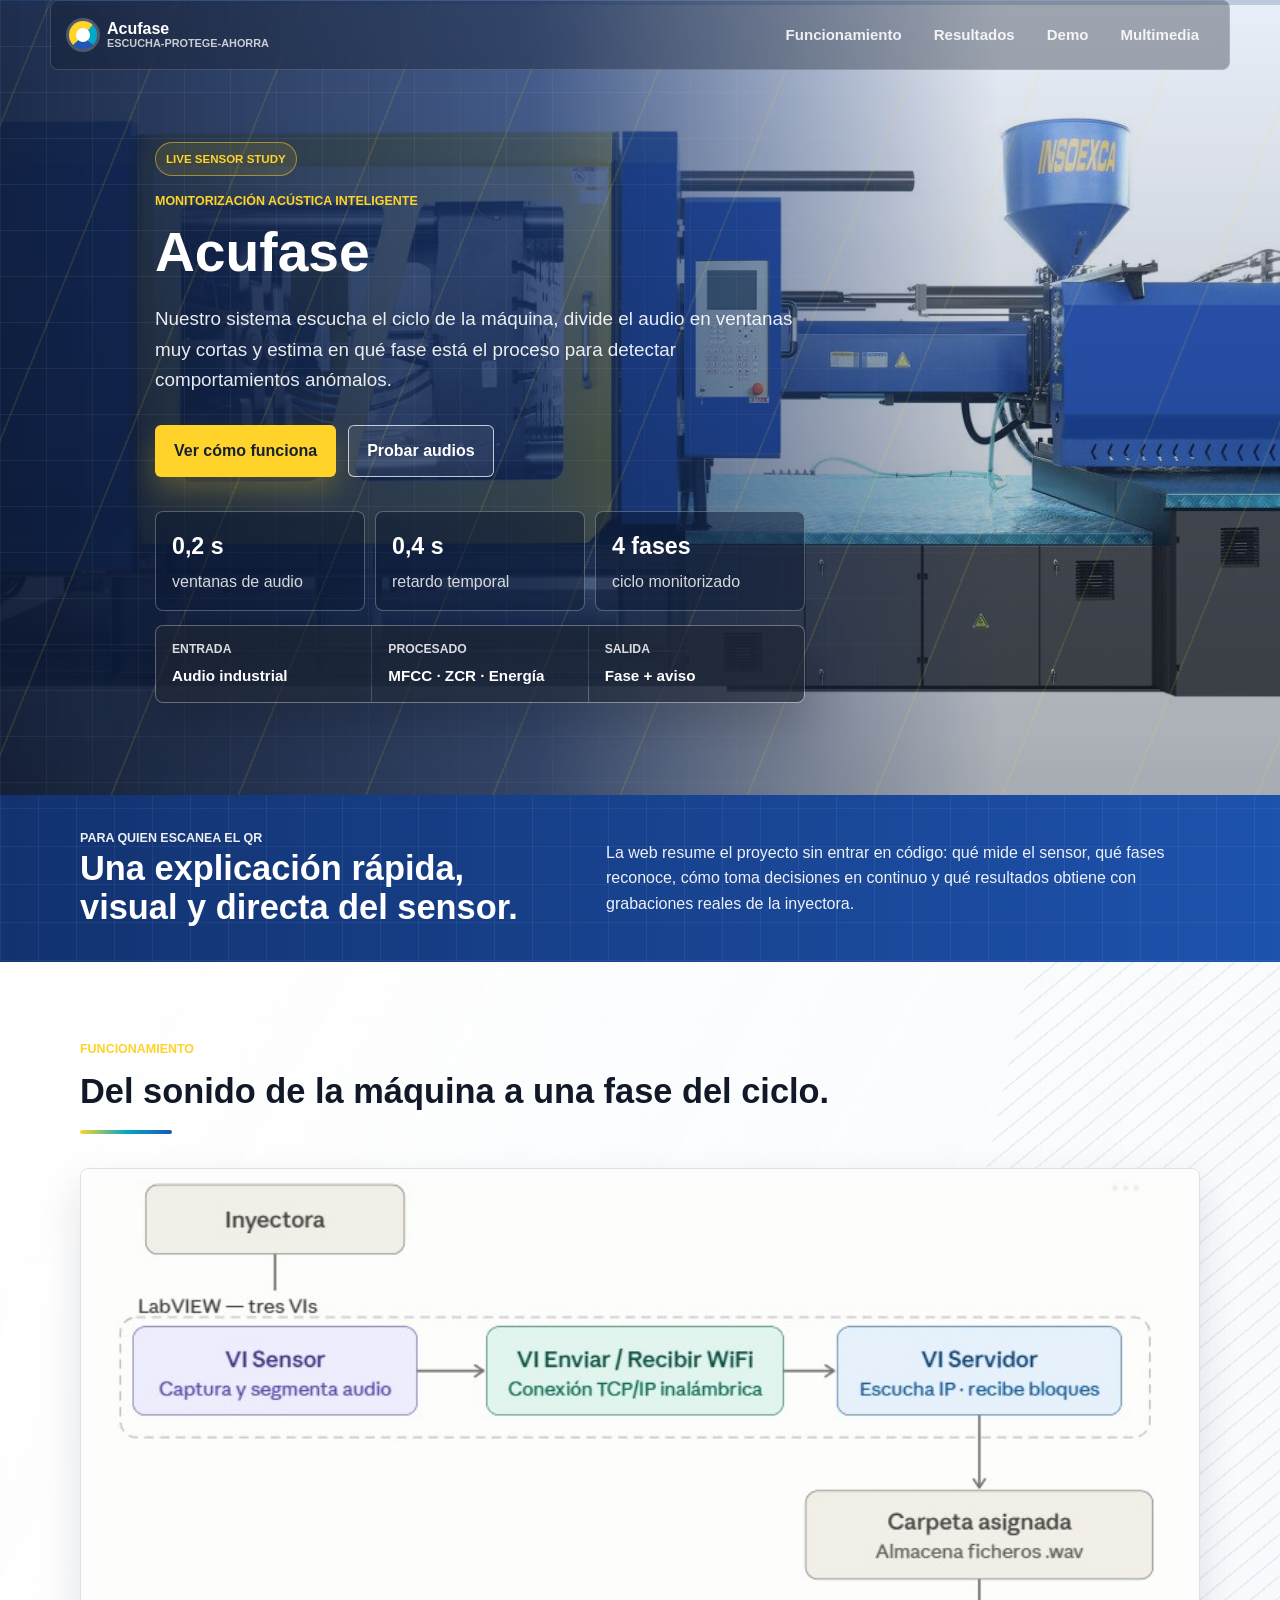
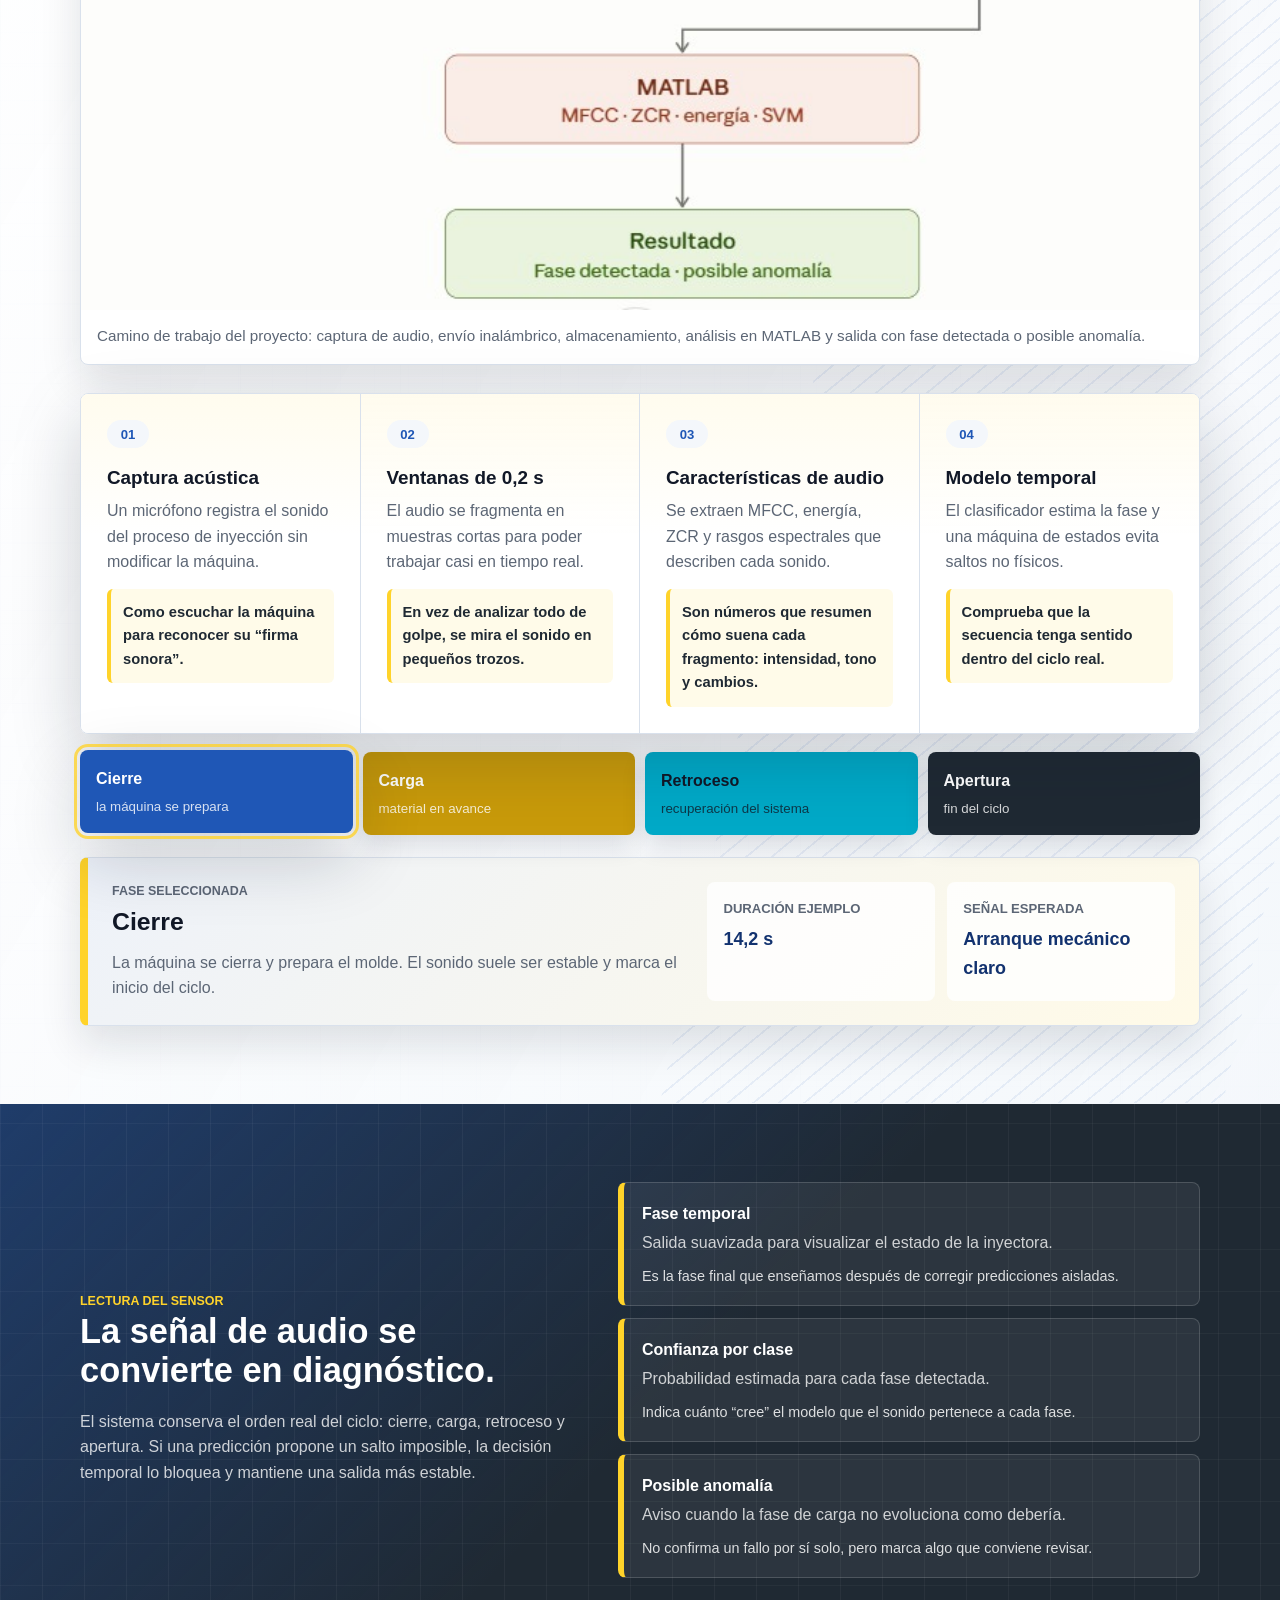
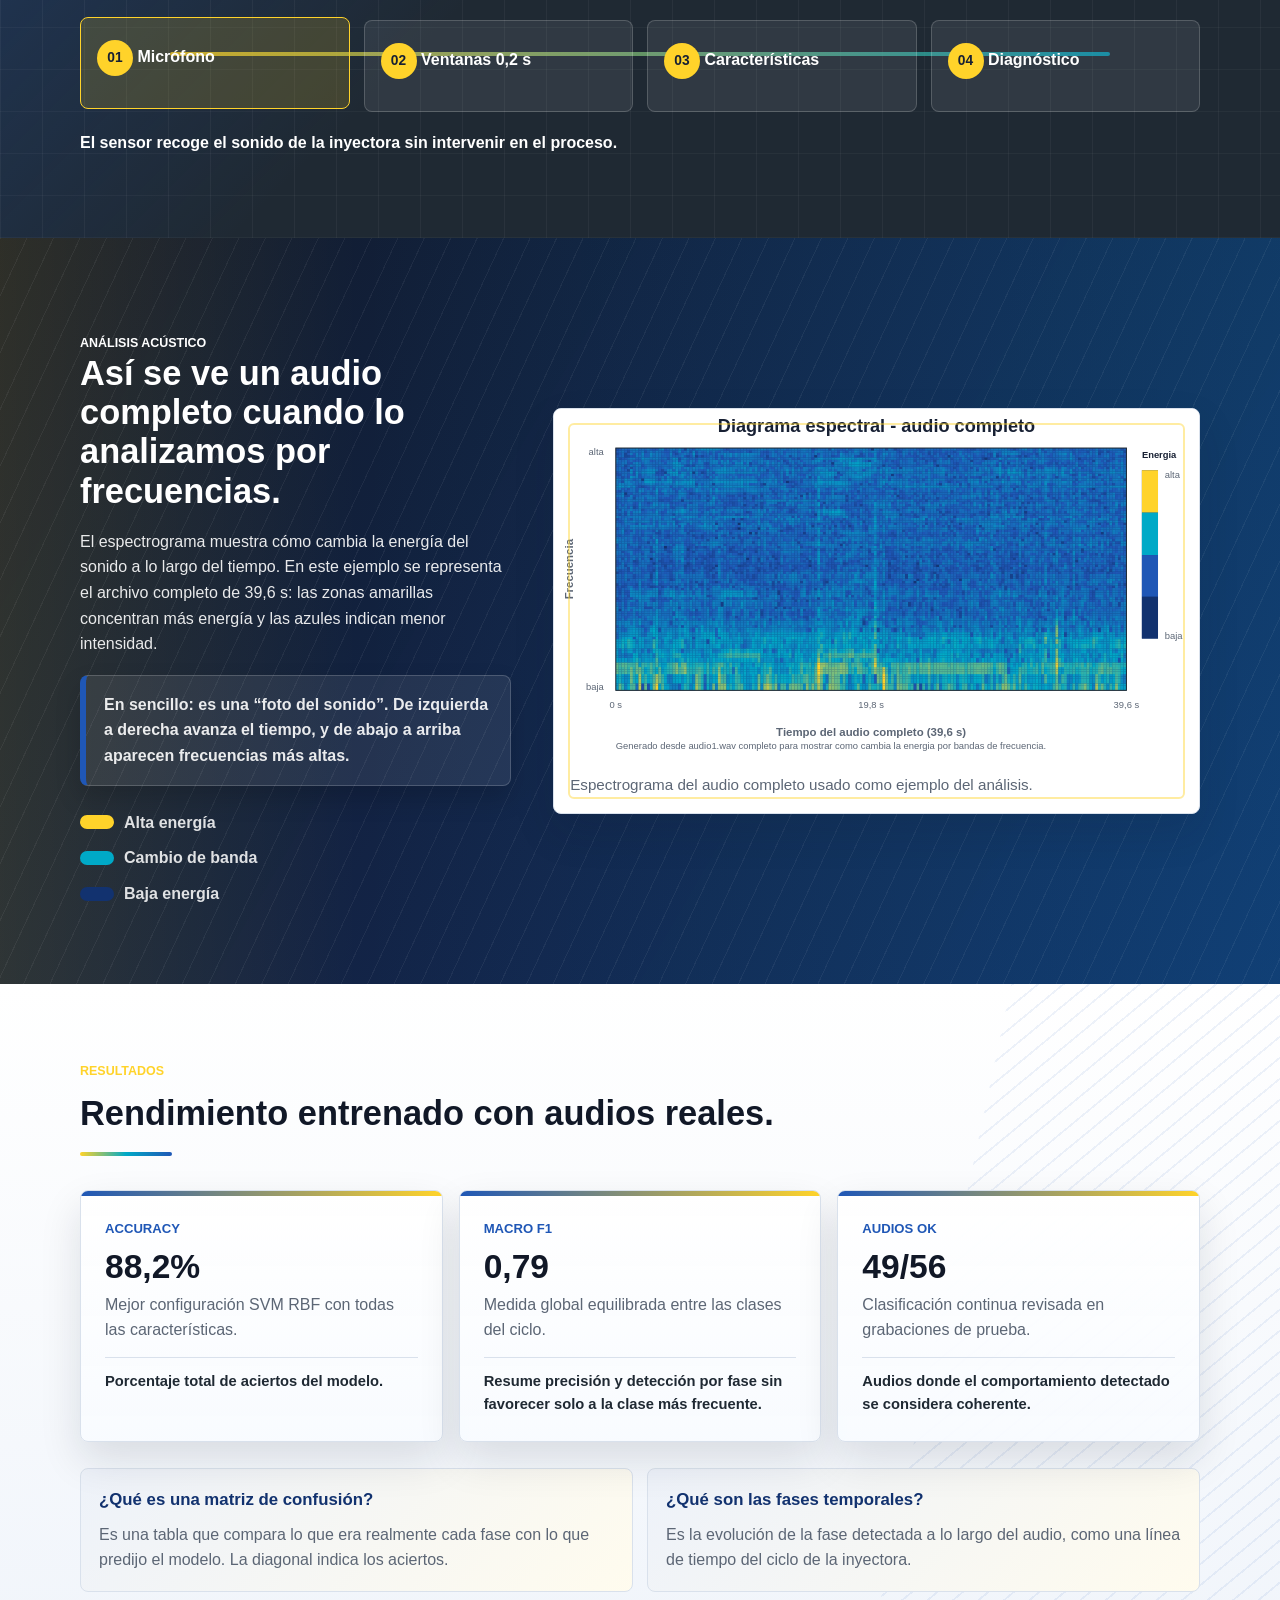
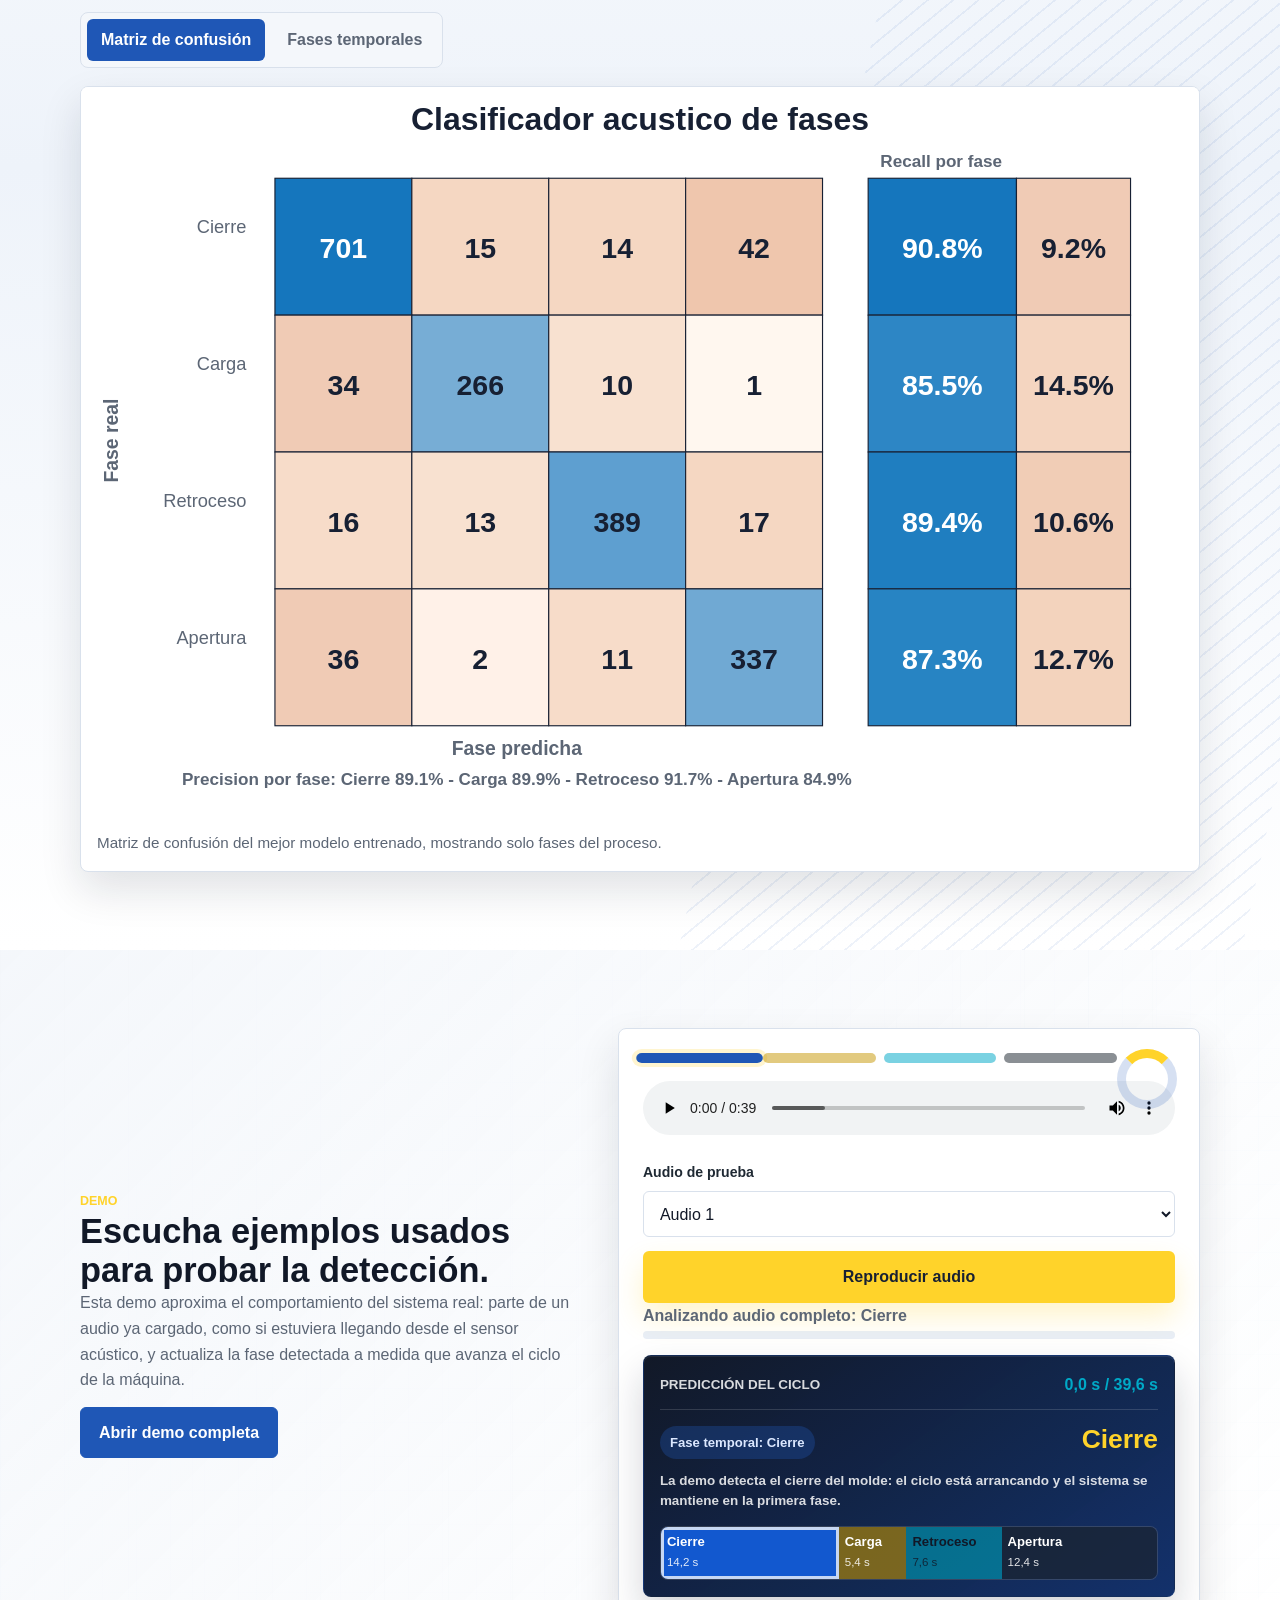
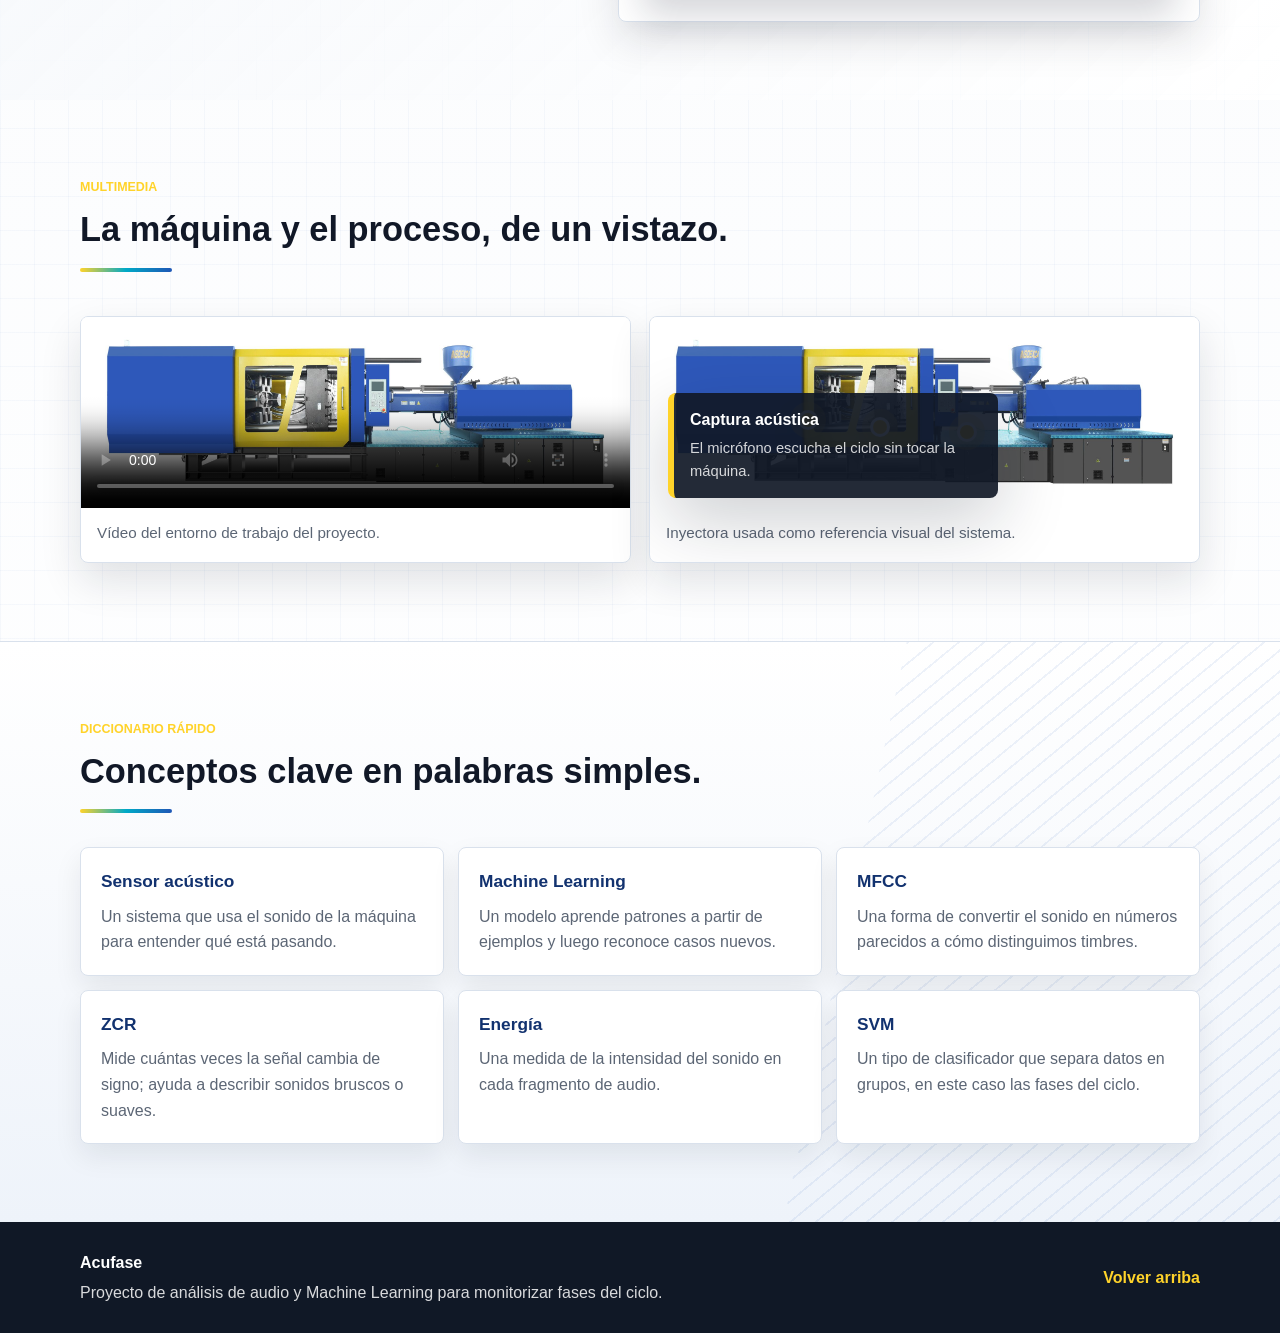
<file: index.html>
<!DOCTYPE html>
<html lang="es">
<head>
  <meta charset="UTF-8">
  <meta name="viewport" content="width=device-width, initial-scale=1.0">
  <meta name="description" content="Web del sensor acústico para detectar fases y posibles fallos en una inyectora mediante análisis de audio y aprendizaje automático.">
  <title>Acufase | Detección de fases</title>
  <link rel="preload" as="image" href="assets/media/maquina.jpg">
  <link rel="stylesheet" href="assets/css/styles.css">
</head>
<body>
  <div class="scroll-progress" aria-hidden="true"><span id="scrollProgress"></span></div>
  <header class="site-hero">
    <nav class="topbar" aria-label="Navegación principal">
      <a class="brand" href="index.html" aria-label="Inicio">
        <span class="brand-mark" aria-hidden="true"></span>
        <span class="brand-text">
          <span class="brand-name">Acufase</span>
          <span class="brand-tagline">Escucha-Protege-Ahorra</span>
        </span>
      </a>
      <div class="nav-links">
        <a href="#funciona">Funcionamiento</a>
        <a href="#resultados">Resultados</a>
        <a href="#demo">Demo</a>
        <a href="multimedia.html">Multimedia</a>
      </div>
    </nav>

    <section class="hero-content" aria-labelledby="hero-title">
      <p class="eyebrow">Monitorización acústica inteligente</p>
      <h1 id="hero-title">Acufase</h1>
      <p class="hero-copy">
        Nuestro sistema escucha el ciclo de la máquina, divide el audio en ventanas muy cortas
        y estima en qué fase está el proceso para detectar comportamientos anómalos.
      </p>
      <div class="hero-actions">
        <a class="button button-primary" href="#funciona">Ver cómo funciona</a>
        <a class="button button-secondary" href="#demo">Probar audios</a>
      </div>
      <dl class="hero-metrics" aria-label="Resumen del sistema">
        <div>
          <dt>0,2 s</dt>
          <dd>ventanas de audio</dd>
        </div>
        <div>
          <dt>0,4 s</dt>
          <dd>retardo temporal</dd>
        </div>
        <div>
          <dt>4 fases</dt>
          <dd>ciclo monitorizado</dd>
        </div>
      </dl>

      <div class="lab-status-panel" aria-label="Estado del prototipo">
        <div>
          <span>Entrada</span>
          <strong>Audio industrial</strong>
        </div>
        <div>
          <span>Procesado</span>
          <strong>MFCC · ZCR · Energía</strong>
        </div>
        <div>
          <span>Salida</span>
          <strong>Fase + aviso</strong>
        </div>
      </div>
    </section>
  </header>

  <main>
    <section class="section section-summary" aria-labelledby="summary-title">
      <div class="container summary-grid">
        <div>
          <p class="section-kicker">Para quien escanea el QR</p>
          <h2 id="summary-title">Una explicación rápida, visual y directa del sensor.</h2>
        </div>
        <p>
          La web resume el proyecto sin entrar en código: qué mide el sensor, qué fases reconoce,
          cómo toma decisiones en continuo y qué resultados obtiene con grabaciones reales de la inyectora.
        </p>
      </div>
    </section>

    <section class="section" id="funciona" aria-labelledby="funciona-title">
      <div class="container">
        <div class="section-heading">
          <p class="section-kicker">Funcionamiento</p>
          <h2 id="funciona-title">Del sonido de la máquina a una fase del ciclo.</h2>
        </div>

        <figure class="workflow-figure">
          <img src="assets/img/flujo-trabajo-acufase.jpeg" alt="Flujo de trabajo de Acufase desde la inyectora y LabVIEW hasta MATLAB y el resultado">
          <figcaption>
            Camino de trabajo del proyecto: captura de audio, envío inalámbrico, almacenamiento,
            análisis en MATLAB y salida con fase detectada o posible anomalía.
          </figcaption>
        </figure>

        <div class="process-grid">
          <article class="process-step">
            <span class="step-number">01</span>
            <h3>Captura acústica</h3>
            <p>Un micrófono registra el sonido del proceso de inyección sin modificar la máquina.</p>
            <p class="plain-explain">Como escuchar la máquina para reconocer su “firma sonora”.</p>
          </article>
          <article class="process-step">
            <span class="step-number">02</span>
            <h3>Ventanas de 0,2 s</h3>
            <p>El audio se fragmenta en muestras cortas para poder trabajar casi en tiempo real.</p>
            <p class="plain-explain">En vez de analizar todo de golpe, se mira el sonido en pequeños trozos.</p>
          </article>
          <article class="process-step">
            <span class="step-number">03</span>
            <h3>Características de audio</h3>
            <p>Se extraen MFCC, energía, ZCR y rasgos espectrales que describen cada sonido.</p>
            <p class="plain-explain">Son números que resumen cómo suena cada fragmento: intensidad, tono y cambios.</p>
          </article>
          <article class="process-step">
            <span class="step-number">04</span>
            <h3>Modelo temporal</h3>
            <p>El clasificador estima la fase y una máquina de estados evita saltos no físicos.</p>
            <p class="plain-explain">Comprueba que la secuencia tenga sentido dentro del ciclo real.</p>
          </article>
        </div>

        <div class="phase-strip" aria-label="Fases del proceso">
          <button class="phase phase-close is-active" type="button" data-phase="cierre">
            <span>Cierre</span>
            <small>la máquina se prepara</small>
          </button>
          <button class="phase phase-load" type="button" data-phase="carga">
            <span>Carga</span>
            <small>material en avance</small>
          </button>
          <button class="phase phase-back" type="button" data-phase="retroceso">
            <span>Retroceso</span>
            <small>recuperación del sistema</small>
          </button>
          <button class="phase phase-open" type="button" data-phase="apertura">
            <span>Apertura</span>
            <small>fin del ciclo</small>
          </button>
        </div>

        <article class="phase-inspector" aria-live="polite">
          <div>
            <p class="section-kicker">Fase seleccionada</p>
            <h3 id="phaseTitle">Cierre</h3>
            <p id="phaseDescription">La máquina se cierra y prepara el molde. El sonido suele ser estable y marca el inicio del ciclo.</p>
          </div>
          <dl>
            <div>
              <dt>Duración ejemplo</dt>
              <dd id="phaseDuration">14,2 s</dd>
            </div>
            <div>
              <dt>Señal esperada</dt>
              <dd id="phaseSignal">Arranque mecánico claro</dd>
            </div>
          </dl>
        </article>
      </div>
    </section>

    <section class="section section-dark" aria-labelledby="sensor-title">
      <div class="container split-layout">
        <div>
          <p class="section-kicker">Lectura del sensor</p>
          <h2 id="sensor-title">La señal de audio se convierte en diagnóstico.</h2>
          <p>
            El sistema conserva el orden real del ciclo:
            cierre, carga, retroceso y apertura. Si una predicción propone un salto imposible,
            la decisión temporal lo bloquea y mantiene una salida más estable.
          </p>
        </div>
        <div class="diagnostic-list" aria-label="Datos de diagnóstico">
          <div>
            <strong>Fase temporal</strong>
            <span>Salida suavizada para visualizar el estado de la inyectora.</span>
            <small>Es la fase final que enseñamos después de corregir predicciones aisladas.</small>
          </div>
          <div>
            <strong>Confianza por clase</strong>
            <span>Probabilidad estimada para cada fase detectada.</span>
            <small>Indica cuánto “cree” el modelo que el sonido pertenece a cada fase.</small>
          </div>
          <div>
            <strong>Posible anomalía</strong>
            <span>Aviso cuando la fase de carga no evoluciona como debería.</span>
            <small>No confirma un fallo por sí solo, pero marca algo que conviene revisar.</small>
          </div>
        </div>
      </div>
      <div class="container">
        <div class="sensor-flow" aria-label="Flujo interactivo del sistema">
          <button class="flow-node is-active" type="button" data-flow="0">
            <span>01</span>
            Micrófono
          </button>
          <button class="flow-node" type="button" data-flow="1">
            <span>02</span>
            Ventanas 0,2 s
          </button>
          <button class="flow-node" type="button" data-flow="2">
            <span>03</span>
            Características
          </button>
          <button class="flow-node" type="button" data-flow="3">
            <span>04</span>
            Diagnóstico
          </button>
        </div>
        <p class="flow-caption" id="flowCaption">El sensor recoge el sonido de la inyectora sin intervenir en el proceso.</p>
      </div>
    </section>

    <section class="section spectral-section" aria-labelledby="spectral-title">
      <div class="container spectral-grid">
        <div>
          <p class="section-kicker">Análisis acústico</p>
          <h2 id="spectral-title">Así se ve un audio completo cuando lo analizamos por frecuencias.</h2>
          <p>
            El espectrograma muestra cómo cambia la energía del sonido a lo largo del tiempo.
            En este ejemplo se representa el archivo completo de 39,6 s: las zonas amarillas
            concentran más energía y las azules indican menor intensidad.
          </p>
          <p class="simple-definition">
            En sencillo: es una “foto del sonido”. De izquierda a derecha avanza el tiempo,
            y de abajo a arriba aparecen frecuencias más altas.
          </p>
          <div class="spectral-legend" aria-label="Leyenda del espectrograma">
            <span><i class="legend-high"></i>Alta energía</span>
            <span><i class="legend-mid"></i>Cambio de banda</span>
            <span><i class="legend-low"></i>Baja energía</span>
          </div>
        </div>
        <figure class="result-figure spectral-card">
          <img src="assets/img/espectrograma-audio1.svg" alt="Diagrama espectral generado desde el audio 1">
          <figcaption>Espectrograma del audio completo usado como ejemplo del análisis.</figcaption>
        </figure>
      </div>
    </section>

    <section class="section" id="resultados" aria-labelledby="resultados-title">
      <div class="container">
        <div class="section-heading">
          <p class="section-kicker">Resultados</p>
          <h2 id="resultados-title">Rendimiento entrenado con audios reales.</h2>
        </div>

        <div class="stats-grid">
          <article class="stat-card">
            <span>Accuracy</span>
            <strong>88,2%</strong>
            <p>Mejor configuración SVM RBF con todas las características.</p>
            <p class="metric-explain">Porcentaje total de aciertos del modelo.</p>
          </article>
          <article class="stat-card">
            <span>Macro F1</span>
            <strong>0,79</strong>
            <p>Medida global equilibrada entre las clases del ciclo.</p>
            <p class="metric-explain">Resume precisión y detección por fase sin favorecer solo a la clase más frecuente.</p>
          </article>
          <article class="stat-card">
            <span>Audios OK</span>
            <strong>49/56</strong>
            <p>Clasificación continua revisada en grabaciones de prueba.</p>
            <p class="metric-explain">Audios donde el comportamiento detectado se considera coherente.</p>
          </article>
        </div>

        <div class="result-explainer">
          <article>
            <h3>¿Qué es una matriz de confusión?</h3>
            <p>Es una tabla que compara lo que era realmente cada fase con lo que predijo el modelo. La diagonal indica los aciertos.</p>
          </article>
          <article>
            <h3>¿Qué son las fases temporales?</h3>
            <p>Es la evolución de la fase detectada a lo largo del audio, como una línea de tiempo del ciclo de la inyectora.</p>
          </article>
        </div>

        <div class="result-tabs" role="tablist" aria-label="Visualizaciones de resultados">
          <button class="result-tab is-active" type="button" data-result="matrix">Matriz de confusión</button>
          <button class="result-tab" type="button" data-result="timeline">Fases temporales</button>
        </div>

        <div class="visual-grid result-panels">
          <figure class="result-figure result-panel is-active" data-result-panel="matrix">
            <img src="assets/img/matriz-confusion-fases.svg" alt="Matriz de confusión del clasificador acústico sin ruido previo">
            <figcaption>Matriz de confusión del mejor modelo entrenado, mostrando solo fases del proceso.</figcaption>
          </figure>
          <figure class="result-figure result-panel" data-result-panel="timeline">
            <img src="assets/img/test11-fases-sin-ruido.svg" alt="Secuencia temporal de fases detectadas en el audio test11 sin ruido previo">
            <figcaption>Ejemplo temporal con cierre, carga, retroceso y apertura.</figcaption>
          </figure>
        </div>
      </div>
    </section>

    <section class="section section-media" id="demo" aria-labelledby="demo-title">
      <div class="container media-grid">
        <div>
          <p class="section-kicker">Demo</p>
          <h2 id="demo-title">Escucha ejemplos usados para probar la detección.</h2>
          <p>
            Esta demo aproxima el comportamiento del sistema real: parte de un audio ya cargado,
            como si estuviera llegando desde el sensor acústico, y actualiza la fase detectada
            a medida que avanza el ciclo de la máquina.
          </p>
          <a class="button button-secondary button-inline" href="demo.html">Abrir demo completa</a>
        </div>

        <article class="demo-panel" aria-label="Reproductor de audios de prueba">
          <div class="phase-live-preview" aria-hidden="true">
            <span class="phase-dot phase-dot-close" data-demo-phase="cierre"></span>
            <span class="phase-dot phase-dot-load" data-demo-phase="carga"></span>
            <span class="phase-dot phase-dot-back" data-demo-phase="retroceso"></span>
            <span class="phase-dot phase-dot-open" data-demo-phase="apertura"></span>
          </div>
          <audio id="player" controls>
            <source id="audioSource" src="assets/audio/audio1.wav" type="audio/wav">
          </audio>
          <label class="field-label" for="audioSelect">Audio de prueba</label>
          <select id="audioSelect" class="select-field">
            <option value="assets/audio/audio1.wav">Audio 1</option>
            <option value="assets/audio/audio2.wav">Audio 2</option>
            <option value="assets/audio/audio3.wav">Audio 3</option>
          </select>
          <button class="button button-primary full-width" type="button" id="playButton">Reproducir audio</button>
          <p class="status-text" id="estado" aria-live="polite">Audio cargado. Listo para reproducir.</p>
          <div class="status-track" aria-hidden="true">
            <span id="statusBar"></span>
          </div>
          <div class="demo-monitor" aria-label="Salida sincronizada del clasificador">
            <div class="monitor-header">
              <span>Predicción del ciclo</span>
              <strong id="cycleClock">0,0 s / 39,6 s</strong>
            </div>
            <div class="phase-output">
              <span class="phase-badge" id="phaseBadge">En espera</span>
              <strong id="phaseReadout">Esperando audio</strong>
              <p id="phaseLiveDescription">Pulsa reproducir para ver cómo el sistema va siguiendo el ciclo de la máquina sobre un audio completo.</p>
            </div>
            <div class="phase-timeline" id="phaseTimeline" aria-label="Línea temporal de fases"></div>
          </div>
        </article>
      </div>
    </section>

    <section class="section" aria-labelledby="media-title">
      <div class="container media-showcase">
        <div class="section-heading">
          <p class="section-kicker">Multimedia</p>
          <h2 id="media-title">La máquina y el proceso, de un vistazo.</h2>
        </div>
        <div class="visual-grid">
          <figure class="result-figure">
            <video controls preload="metadata" poster="assets/media/maquina.jpg">
              <source src="assets/media/video.mp4" type="video/mp4">
            </video>
            <figcaption>Vídeo del entorno de trabajo del proyecto.</figcaption>
          </figure>
          <figure class="result-figure machine-figure">
            <img src="assets/media/maquina.jpg" alt="Máquina inyectora de plástico monitorizada por el sensor acústico">
            <button class="hotspot hotspot-mic" type="button" data-hotspot="captura" aria-label="Ver punto de captura"></button>
            <button class="hotspot hotspot-mold" type="button" data-hotspot="molde" aria-label="Ver zona del molde"></button>
            <button class="hotspot hotspot-control" type="button" data-hotspot="control" aria-label="Ver sistema de control"></button>
            <div class="hotspot-card" id="hotspotCard" aria-live="polite">
              <strong>Captura acústica</strong>
              <span>El micrófono escucha el ciclo sin tocar la máquina.</span>
            </div>
            <figcaption>Inyectora usada como referencia visual del sistema.</figcaption>
          </figure>
        </div>
      </div>
    </section>

    <section class="section glossary-section" aria-labelledby="glossary-title">
      <div class="container">
        <div class="section-heading">
          <p class="section-kicker">Diccionario rápido</p>
          <h2 id="glossary-title">Conceptos clave en palabras simples.</h2>
        </div>
        <div class="glossary-grid">
          <article>
            <h3>Sensor acústico</h3>
            <p>Un sistema que usa el sonido de la máquina para entender qué está pasando.</p>
          </article>
          <article>
            <h3>Machine Learning</h3>
            <p>Un modelo aprende patrones a partir de ejemplos y luego reconoce casos nuevos.</p>
          </article>
          <article>
            <h3>MFCC</h3>
            <p>Una forma de convertir el sonido en números parecidos a cómo distinguimos timbres.</p>
          </article>
          <article>
            <h3>ZCR</h3>
            <p>Mide cuántas veces la señal cambia de signo; ayuda a describir sonidos bruscos o suaves.</p>
          </article>
          <article>
            <h3>Energía</h3>
            <p>Una medida de la intensidad del sonido en cada fragmento de audio.</p>
          </article>
          <article>
            <h3>SVM</h3>
            <p>Un tipo de clasificador que separa datos en grupos, en este caso las fases del ciclo.</p>
          </article>
        </div>
      </div>
    </section>
  </main>

  <footer class="site-footer">
    <div class="container footer-grid">
      <div>
        <strong>Acufase</strong>
        <p>Proyecto de análisis de audio y Machine Learning para monitorizar fases del ciclo.</p>
      </div>
      <a href="#hero-title">Volver arriba</a>
    </div>
  </footer>

  <script src="assets/js/app.js"></script>
</body>
</html>
</file>
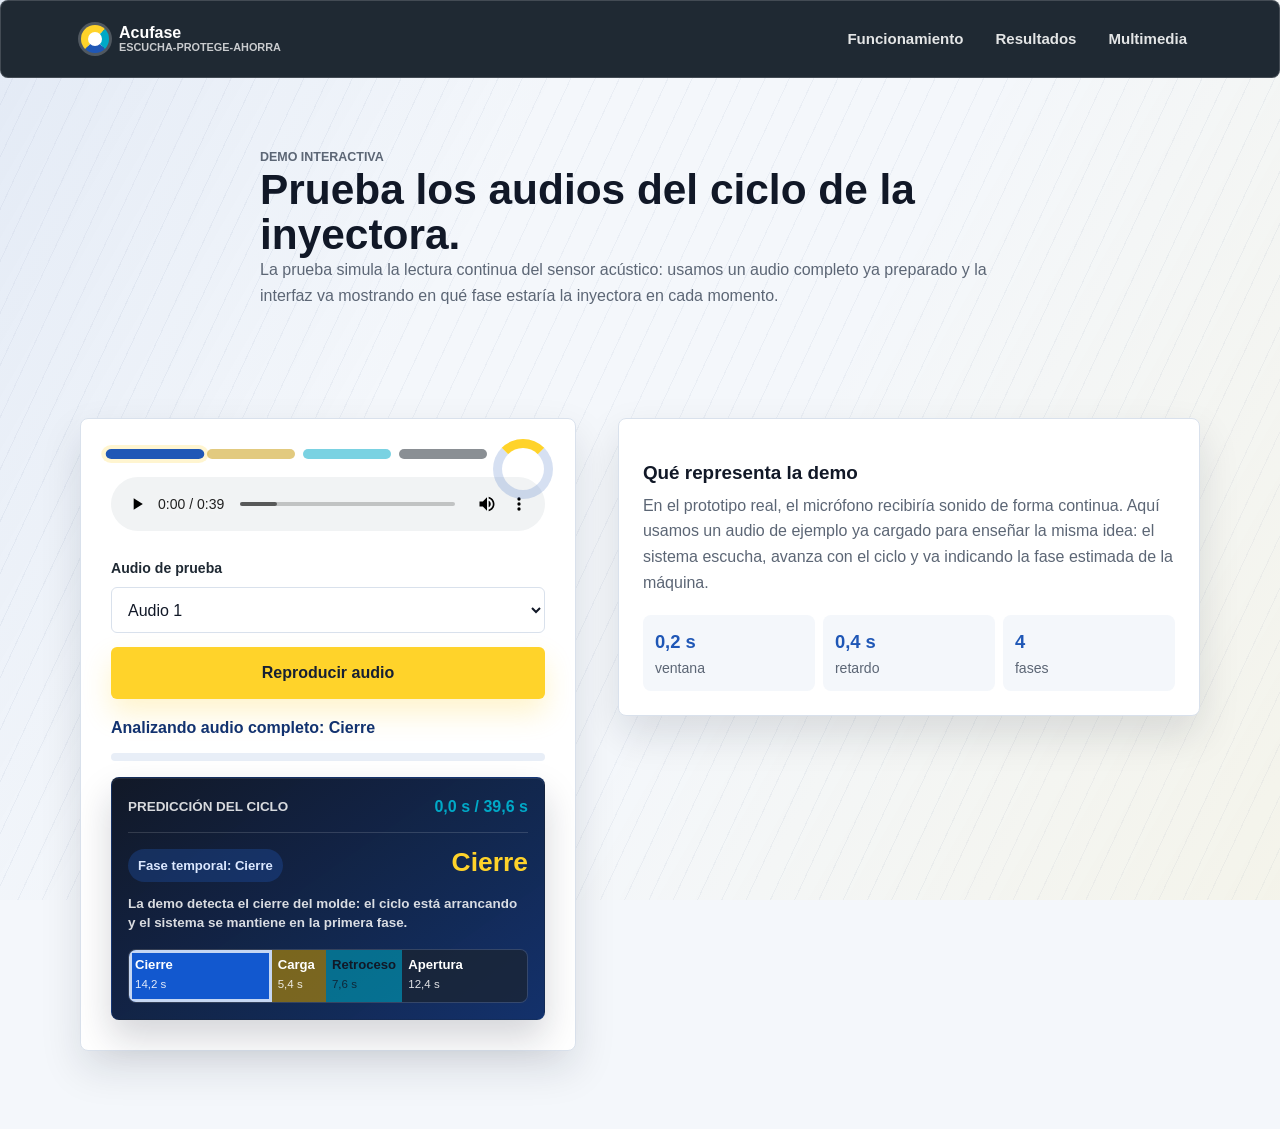
<file: demo.html>
<!DOCTYPE html>
<html lang="es">
<head>
  <meta charset="UTF-8">
  <meta name="viewport" content="width=device-width, initial-scale=1.0">
  <title>Demo | Acufase</title>
  <link rel="stylesheet" href="assets/css/styles.css">
</head>
<body class="subpage">
  <nav class="topbar topbar-solid" aria-label="Navegación principal">
    <a class="brand" href="index.html">
      <span class="brand-mark" aria-hidden="true"></span>
      <span class="brand-text">
        <span class="brand-name">Acufase</span>
        <span class="brand-tagline">Escucha-Protege-Ahorra</span>
      </span>
    </a>
    <div class="nav-links">
      <a href="index.html#funciona">Funcionamiento</a>
      <a href="resultados.html">Resultados</a>
      <a href="multimedia.html">Multimedia</a>
    </div>
  </nav>

  <main>
    <section class="section subpage-hero" aria-labelledby="demo-page-title">
      <div class="container narrow">
        <p class="section-kicker">Demo interactiva</p>
        <h1 id="demo-page-title">Prueba los audios del ciclo de la inyectora.</h1>
        <p>
          La prueba simula la lectura continua del sensor acústico: usamos un audio completo ya
          preparado y la interfaz va mostrando en qué fase estaría la inyectora en cada momento.
        </p>
      </div>
    </section>

    <section class="section">
      <div class="container demo-page-grid">
        <article class="demo-panel large-panel" aria-label="Reproductor de audios de prueba">
          <div class="phase-live-preview" aria-hidden="true">
            <span class="phase-dot phase-dot-close" data-demo-phase="cierre"></span>
            <span class="phase-dot phase-dot-load" data-demo-phase="carga"></span>
            <span class="phase-dot phase-dot-back" data-demo-phase="retroceso"></span>
            <span class="phase-dot phase-dot-open" data-demo-phase="apertura"></span>
          </div>
          <audio id="player" controls>
            <source id="audioSource" src="assets/audio/audio1.wav" type="audio/wav">
          </audio>
          <label class="field-label" for="audioSelect">Audio de prueba</label>
          <select id="audioSelect" class="select-field">
            <option value="assets/audio/audio1.wav">Audio 1</option>
            <option value="assets/audio/audio2.wav">Audio 2</option>
            <option value="assets/audio/audio3.wav">Audio 3</option>
          </select>
          <button class="button button-primary full-width" type="button" id="playButton">Reproducir audio</button>
          <p class="status-text" id="estado" aria-live="polite">Audio cargado. Listo para reproducir.</p>
          <div class="status-track" aria-hidden="true">
            <span id="statusBar"></span>
          </div>
          <div class="demo-monitor" aria-label="Salida sincronizada del clasificador">
            <div class="monitor-header">
              <span>Predicción del ciclo</span>
              <strong id="cycleClock">0,0 s / 39,6 s</strong>
            </div>
            <div class="phase-output">
              <span class="phase-badge" id="phaseBadge">En espera</span>
              <strong id="phaseReadout">Esperando audio</strong>
              <p id="phaseLiveDescription">Pulsa reproducir para ver cómo el sistema va siguiendo el ciclo de la máquina sobre un audio completo.</p>
            </div>
            <div class="phase-timeline" id="phaseTimeline" aria-label="Línea temporal de fases"></div>
          </div>
        </article>

        <aside class="process-note">
          <h2>Qué representa la demo</h2>
          <p>
            En el prototipo real, el micrófono recibiría sonido de forma continua. Aquí usamos un
            audio de ejemplo ya cargado para enseñar la misma idea: el sistema escucha, avanza con
            el ciclo y va indicando la fase estimada de la máquina.
          </p>
          <div class="mini-metrics">
            <span><strong>0,2 s</strong> ventana</span>
            <span><strong>0,4 s</strong> retardo</span>
            <span><strong>4</strong> fases</span>
          </div>
        </aside>
      </div>
    </section>
  </main>

  <script src="assets/js/app.js"></script>
</body>
</html>
</file>
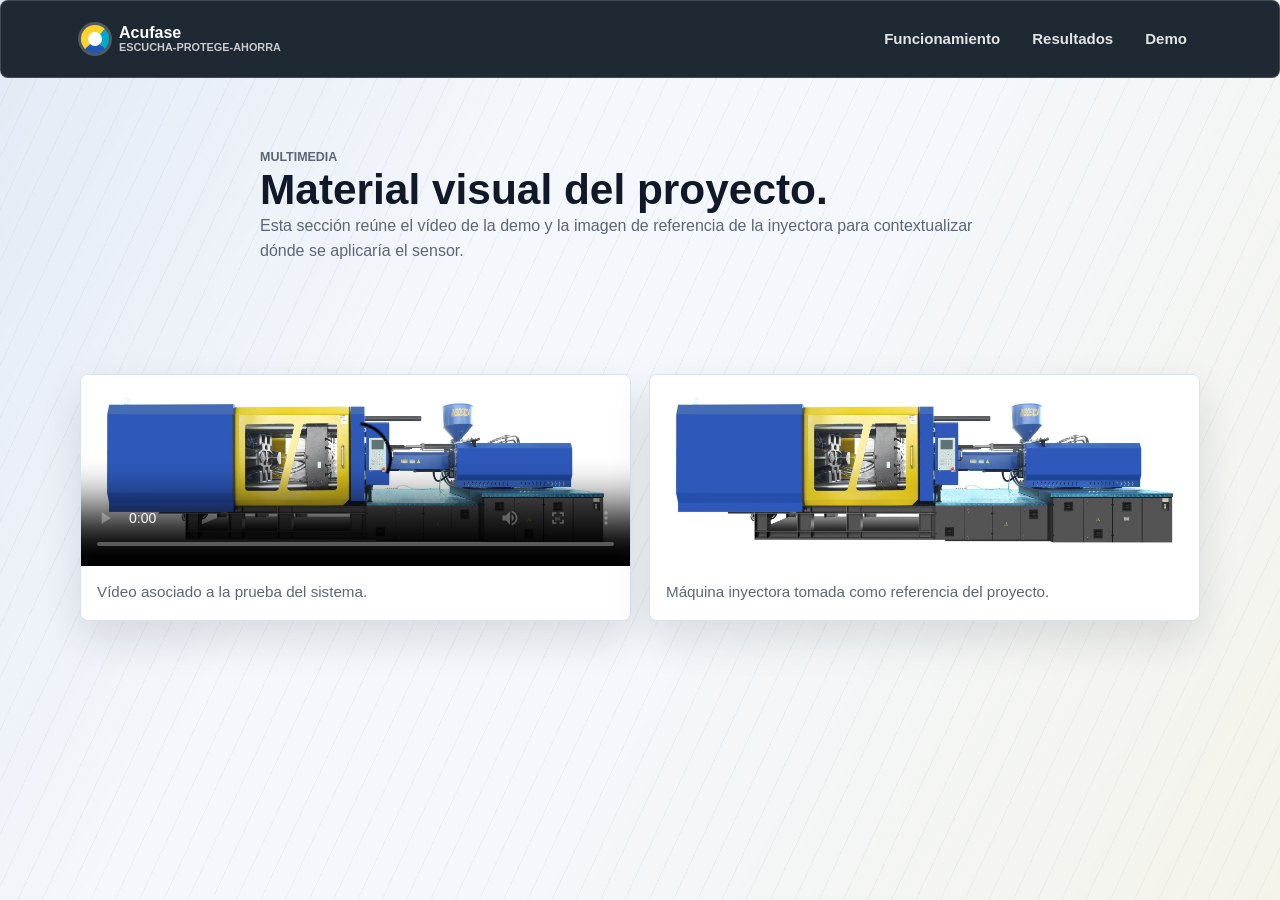
<file: multimedia.html>
<!DOCTYPE html>
<html lang="es">
<head>
  <meta charset="UTF-8">
  <meta name="viewport" content="width=device-width, initial-scale=1.0">
  <title>Multimedia | Acufase</title>
  <link rel="stylesheet" href="assets/css/styles.css">
</head>
<body class="subpage">
  <nav class="topbar topbar-solid" aria-label="Navegación principal">
    <a class="brand" href="index.html">
      <span class="brand-mark" aria-hidden="true"></span>
      <span class="brand-text">
        <span class="brand-name">Acufase</span>
        <span class="brand-tagline">Escucha-Protege-Ahorra</span>
      </span>
    </a>
    <div class="nav-links">
      <a href="index.html#funciona">Funcionamiento</a>
      <a href="resultados.html">Resultados</a>
      <a href="demo.html">Demo</a>
    </div>
  </nav>

  <main>
    <section class="section subpage-hero" aria-labelledby="media-page-title">
      <div class="container narrow">
        <p class="section-kicker">Multimedia</p>
        <h1 id="media-page-title">Material visual del proyecto.</h1>
        <p>
          Esta sección reúne el vídeo de la demo y la imagen de referencia de la inyectora
          para contextualizar dónde se aplicaría el sensor.
        </p>
      </div>
    </section>

    <section class="section">
      <div class="container visual-grid visual-grid-single">
        <figure class="result-figure">
          <video controls preload="metadata" poster="assets/media/maquina.jpg">
            <source src="assets/media/video.mp4" type="video/mp4">
          </video>
          <figcaption>Vídeo asociado a la prueba del sistema.</figcaption>
        </figure>
        <figure class="result-figure">
          <img src="assets/media/maquina.jpg" alt="Máquina inyectora de plástico">
          <figcaption>Máquina inyectora tomada como referencia del proyecto.</figcaption>
        </figure>
      </div>
    </section>
  </main>
</body>
</html>
</file>
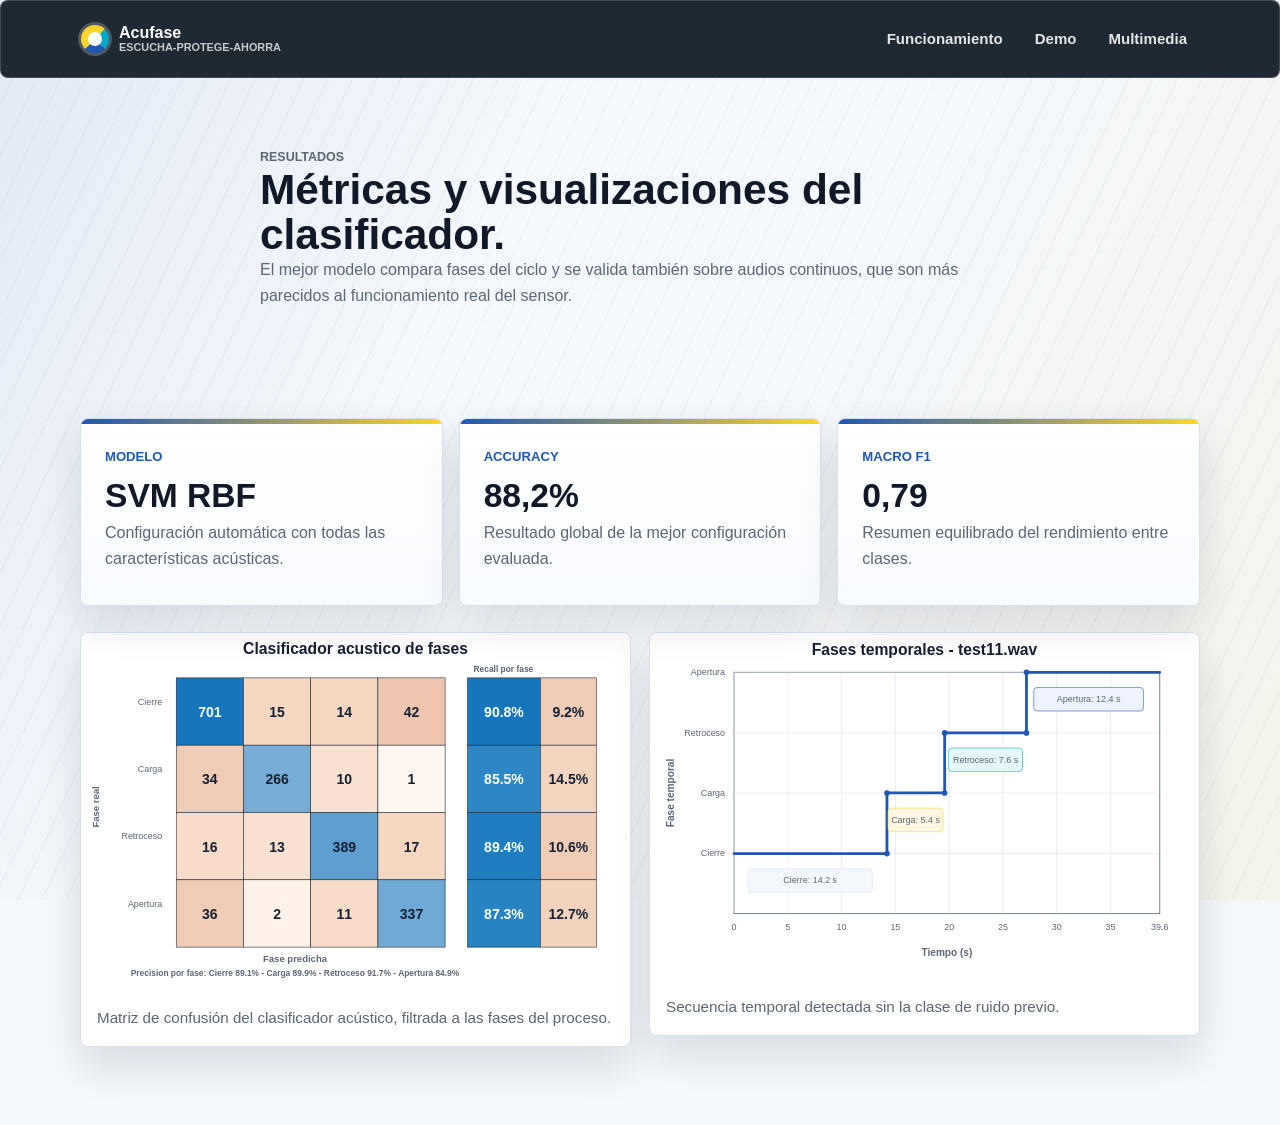
<file: resultados.html>
<!DOCTYPE html>
<html lang="es">
<head>
  <meta charset="UTF-8">
  <meta name="viewport" content="width=device-width, initial-scale=1.0">
  <title>Resultados | Acufase</title>
  <link rel="stylesheet" href="assets/css/styles.css">
</head>
<body class="subpage">
  <nav class="topbar topbar-solid" aria-label="Navegación principal">
    <a class="brand" href="index.html">
      <span class="brand-mark" aria-hidden="true"></span>
      <span class="brand-text">
        <span class="brand-name">Acufase</span>
        <span class="brand-tagline">Escucha-Protege-Ahorra</span>
      </span>
    </a>
    <div class="nav-links">
      <a href="index.html#funciona">Funcionamiento</a>
      <a href="demo.html">Demo</a>
      <a href="multimedia.html">Multimedia</a>
    </div>
  </nav>

  <main>
    <section class="section subpage-hero" aria-labelledby="results-page-title">
      <div class="container narrow">
        <p class="section-kicker">Resultados</p>
        <h1 id="results-page-title">Métricas y visualizaciones del clasificador.</h1>
        <p>
          El mejor modelo compara fases del ciclo y se valida también sobre audios continuos,
          que son más parecidos al funcionamiento real del sensor.
        </p>
      </div>
    </section>

    <section class="section">
      <div class="container">
        <div class="stats-grid">
          <article class="stat-card">
            <span>Modelo</span>
            <strong>SVM RBF</strong>
            <p>Configuración automática con todas las características acústicas.</p>
          </article>
          <article class="stat-card">
            <span>Accuracy</span>
            <strong>88,2%</strong>
            <p>Resultado global de la mejor configuración evaluada.</p>
          </article>
          <article class="stat-card">
            <span>Macro F1</span>
            <strong>0,79</strong>
            <p>Resumen equilibrado del rendimiento entre clases.</p>
          </article>
        </div>

        <div class="visual-grid visual-grid-single">
          <figure class="result-figure">
            <img src="assets/img/matriz-confusion-fases.svg" alt="Matriz de confusión del clasificador acústico sin ruido previo">
            <figcaption>Matriz de confusión del clasificador acústico, filtrada a las fases del proceso.</figcaption>
          </figure>
          <figure class="result-figure">
            <img src="assets/img/test11-fases-sin-ruido.svg" alt="Fases temporales detectadas en test11 sin ruido previo">
            <figcaption>Secuencia temporal detectada sin la clase de ruido previo.</figcaption>
          </figure>
        </div>
      </div>
    </section>
  </main>
</body>
</html>
</file>
<file: assets/css/styles.css>
:root {
  --blue: #1f57b6;
  --blue-dark: #12326f;
  --cyan: #00a9c7;
  --yellow: #ffd32a;
  --yellow-dark: #c89a0a;
  --graphite: #1f2933;
  --graphite-2: #111827;
  --panel: #f8fbff;
  --ink: #111827;
  --muted: #5c6675;
  --line: #d9e1ec;
  --soft: #f4f7fb;
  --white: #ffffff;
  --shadow: 0 18px 42px rgba(15, 23, 42, 0.12);
  --hard-shadow: 0 24px 70px rgba(15, 23, 42, 0.2);
}

* {
  box-sizing: border-box;
}

html {
  scroll-behavior: smooth;
}

body {
  margin: 0;
  background:
    linear-gradient(rgba(31, 87, 182, 0.035) 1px, transparent 1px),
    linear-gradient(90deg, rgba(31, 87, 182, 0.035) 1px, transparent 1px),
    linear-gradient(180deg, #ffffff 0%, #f4f7fb 48%, #ffffff 100%);
  background-size: 34px 34px, 34px 34px, auto;
  color: var(--ink);
  font-family: "Segoe UI", Arial, sans-serif;
  line-height: 1.6;
}

.scroll-progress {
  position: fixed;
  inset: 0 0 auto;
  z-index: 20;
  height: 5px;
  background: rgba(18, 50, 111, 0.2);
}

.scroll-progress span {
  display: block;
  width: 0%;
  height: 100%;
  background: linear-gradient(90deg, var(--yellow), var(--cyan), var(--blue));
  transition: width 120ms linear;
}

body::before {
  content: "";
  position: fixed;
  inset: 0;
  z-index: -1;
  background:
    repeating-linear-gradient(115deg, rgba(18, 50, 111, 0.045) 0 1px, transparent 1px 22px),
    linear-gradient(120deg, rgba(31, 87, 182, 0.08), transparent 34%),
    linear-gradient(300deg, rgba(255, 211, 42, 0.08), transparent 42%);
  pointer-events: none;
}

img,
video,
audio {
  max-width: 100%;
}

a {
  color: inherit;
}

.container {
  width: min(1120px, calc(100% - 40px));
  margin: 0 auto;
}

.narrow {
  max-width: 760px;
}

.site-hero {
  position: relative;
  overflow: hidden;
  min-height: 78svh;
  color: var(--white);
  background:
    linear-gradient(90deg, rgba(16, 32, 66, 0.94) 0%, rgba(19, 50, 111, 0.78) 42%, rgba(31, 87, 182, 0.1) 78%),
    url("../media/maquina.jpg") center bottom / cover no-repeat;
}

.site-hero::before,
.site-hero::after {
  content: "";
  position: absolute;
  inset: 0;
  pointer-events: none;
}

.site-hero::before {
  background:
    linear-gradient(rgba(255, 255, 255, 0.07) 1px, transparent 1px),
    linear-gradient(90deg, rgba(255, 255, 255, 0.06) 1px, transparent 1px);
  background-size: 46px 46px;
  mask-image: linear-gradient(90deg, #000 0%, rgba(0,0,0,0.75) 54%, transparent 92%);
}

.site-hero::after {
  background:
    repeating-linear-gradient(112deg, transparent 0 46px, rgba(255, 211, 42, 0.12) 46px 48px, transparent 48px 118px),
    linear-gradient(180deg, transparent 0%, rgba(0, 0, 0, 0.34) 100%);
  opacity: 0.82;
}

.topbar {
  position: relative;
  z-index: 2;
  display: flex;
  align-items: center;
  justify-content: space-between;
  gap: 24px;
  width: min(1180px, calc(100% - 32px));
  margin: 0 auto;
  padding: 14px 18px;
  border: 1px solid rgba(255, 255, 255, 0.16);
  border-radius: 8px;
  background: rgba(17, 24, 39, 0.34);
  backdrop-filter: blur(16px);
}

.topbar-solid {
  width: 100%;
  padding: 18px max(20px, calc((100% - 1120px) / 2));
  background: var(--graphite);
  color: var(--white);
}

.brand {
  display: inline-flex;
  align-items: center;
  gap: 10px;
  text-decoration: none;
}

.brand-text {
  display: grid;
  gap: 1px;
  line-height: 1.1;
}

.brand-name {
  font-size: 1rem;
  font-weight: 900;
}

.brand-tagline {
  max-width: 330px;
  color: rgba(255, 255, 255, 0.76);
  font-size: 0.68rem;
  font-weight: 700;
  text-transform: uppercase;
}

.brand-mark {
  width: 28px;
  height: 28px;
  border: 7px solid var(--yellow);
  border-right-color: var(--cyan);
  border-bottom-color: var(--blue);
  border-radius: 50%;
  background: var(--white);
  box-shadow: 0 0 0 3px rgba(255, 255, 255, 0.22);
  animation: markPulse 4.5s ease-in-out infinite;
}

.nav-links {
  display: flex;
  align-items: center;
  gap: 8px;
  flex-wrap: wrap;
  justify-content: flex-end;
}

.nav-links a {
  padding: 8px 12px;
  border-radius: 6px;
  color: rgba(255, 255, 255, 0.88);
  font-size: 0.94rem;
  font-weight: 700;
  text-decoration: none;
}

.nav-links a:hover,
.nav-links a:focus-visible {
  background: rgba(255, 255, 255, 0.16);
  outline: none;
}

.hero-content {
  position: relative;
  z-index: 1;
  width: min(760px, calc(100% - 40px));
  margin: 0 auto;
  padding: 72px 0 92px;
  transform: translateX(calc((min(1180px, 100vw) - min(760px, calc(100vw - 40px))) / -4));
}

.hero-content::before {
  content: "LIVE SENSOR STUDY";
  display: inline-flex;
  margin-bottom: 16px;
  padding: 7px 10px;
  border: 1px solid rgba(255, 211, 42, 0.5);
  border-radius: 999px;
  background: rgba(255, 211, 42, 0.1);
  color: var(--yellow);
  font-size: 0.72rem;
  font-weight: 900;
}

.site-hero .eyebrow {
  color: var(--yellow);
}

.eyebrow,
.section-kicker {
  margin: 0 0 12px;
  color: var(--yellow);
  font-size: 0.78rem;
  font-weight: 900;
  letter-spacing: 0;
  text-transform: uppercase;
}

.hero-content h1,
.subpage-hero h1 {
  margin: 0;
  font-size: 3.45rem;
  line-height: 1.05;
  letter-spacing: 0;
}

.hero-copy {
  max-width: 660px;
  margin: 22px 0 0;
  color: rgba(255, 255, 255, 0.9);
  font-size: 1.18rem;
}

.hero-actions {
  display: flex;
  flex-wrap: wrap;
  gap: 12px;
  margin-top: 30px;
}

.button {
  display: inline-flex;
  align-items: center;
  justify-content: center;
  min-height: 46px;
  padding: 12px 18px;
  border: 1px solid transparent;
  border-radius: 6px;
  font: inherit;
  font-weight: 800;
  text-decoration: none;
  cursor: pointer;
  transition: transform 160ms ease, box-shadow 160ms ease, background 160ms ease;
}

.button:hover,
.button:focus-visible {
  transform: translateY(-1px);
  outline: none;
}

.button-primary {
  background: var(--yellow);
  color: #172033;
  box-shadow: 0 14px 28px rgba(255, 211, 42, 0.24);
}

.button-secondary {
  border-color: rgba(255, 255, 255, 0.72);
  background: rgba(255, 255, 255, 0.08);
  color: var(--white);
}

.button-inline {
  margin-top: 14px;
  border-color: var(--blue);
  background: var(--blue);
}

.full-width {
  width: 100%;
}

.hero-metrics {
  display: grid;
  grid-template-columns: repeat(3, minmax(0, 1fr));
  gap: 10px;
  max-width: 650px;
  margin: 34px 0 0;
}

.hero-metrics div {
  padding: 16px;
  border: 1px solid rgba(255, 255, 255, 0.28);
  border-radius: 8px;
  background: rgba(12, 24, 48, 0.48);
  animation: floatSoft 7s ease-in-out infinite;
}

.hero-metrics div:nth-child(2) {
  animation-delay: 600ms;
}

.hero-metrics div:nth-child(3) {
  animation-delay: 1200ms;
}

.hero-metrics dt {
  font-size: 1.45rem;
  font-weight: 900;
}

.hero-metrics dd {
  margin: 4px 0 0;
  color: rgba(255, 255, 255, 0.82);
}

.lab-status-panel {
  display: grid;
  grid-template-columns: repeat(3, minmax(0, 1fr));
  gap: 1px;
  max-width: 650px;
  margin-top: 14px;
  overflow: hidden;
  border: 1px solid rgba(255, 255, 255, 0.22);
  border-radius: 8px;
  background: rgba(255, 255, 255, 0.12);
  box-shadow: 0 22px 52px rgba(0, 0, 0, 0.22);
}

.lab-status-panel div {
  padding: 14px 16px;
  background: rgba(17, 24, 39, 0.64);
}

.lab-status-panel span,
.lab-status-panel strong {
  display: block;
}

.lab-status-panel span {
  color: rgba(255, 255, 255, 0.84);
  font-size: 0.76rem;
  font-weight: 900;
  text-transform: uppercase;
}

.lab-status-panel strong {
  margin-top: 4px;
  color: var(--white);
  font-size: 0.95rem;
}

.section {
  position: relative;
  overflow: hidden;
  padding: 78px 0;
}

.section > .container {
  position: relative;
  z-index: 1;
}

.section,
.process-step,
.stat-card,
.result-figure,
.demo-panel {
  animation: revealUp 700ms ease both;
  animation-timeline: view();
  animation-range: entry 0% cover 26%;
}

.section-summary {
  padding: 34px 0;
  border-bottom: 1px solid rgba(31, 87, 182, 0.16);
  background:
    linear-gradient(90deg, rgba(18, 50, 111, 0.96), rgba(31, 87, 182, 0.88)),
    var(--blue-dark);
  color: var(--white);
}

.section-summary::before {
  content: "";
  position: absolute;
  inset: 0;
  background:
    repeating-linear-gradient(90deg, rgba(255,255,255,0.06) 0 1px, transparent 1px 38px),
    repeating-linear-gradient(0deg, rgba(255,255,255,0.05) 0 1px, transparent 1px 38px);
}

.summary-grid {
  display: grid;
  grid-template-columns: 0.9fr 1.1fr;
  gap: 40px;
  align-items: center;
}

.summary-grid h2,
.section-heading h2,
.split-layout h2,
.media-grid h2 {
  margin: 0;
  color: var(--ink);
  font-size: 2.15rem;
  line-height: 1.14;
  letter-spacing: 0;
}

.section-summary h2,
.section-summary p {
  color: var(--white);
}

.section-summary p {
  color: rgba(255, 255, 255, 0.78);
}

.section-summary .section-kicker {
  color: var(--yellow);
}

.summary-grid p {
  margin: 0;
  color: var(--muted);
}

.section-summary .summary-grid p {
  color: rgba(255, 255, 255, 0.92);
}

.workflow-figure {
  margin: 0 0 28px;
  overflow: hidden;
  border: 1px solid var(--line);
  border-radius: 8px;
  background: var(--white);
  box-shadow: var(--shadow);
}

.workflow-figure img {
  display: block;
  width: 100%;
  background: var(--white);
}

.workflow-figure figcaption {
  padding: 14px 16px 16px;
  color: var(--muted);
  font-size: 0.95rem;
}

.section-heading {
  max-width: 760px;
  margin-bottom: 34px;
}

.section-heading::after {
  content: "";
  display: block;
  width: 92px;
  height: 4px;
  margin-top: 18px;
  border-radius: 999px;
  background: linear-gradient(90deg, var(--yellow), var(--cyan), var(--blue));
}

#funciona {
  background:
    linear-gradient(120deg, rgba(255, 255, 255, 0.92), rgba(244, 247, 251, 0.86)),
    repeating-linear-gradient(90deg, rgba(18, 50, 111, 0.055) 0 1px, transparent 1px 80px),
    repeating-linear-gradient(0deg, rgba(18, 50, 111, 0.045) 0 1px, transparent 1px 80px);
}

#funciona::after,
#resultados::after,
.glossary-section::after {
  content: "";
  position: absolute;
  right: -10%;
  top: 0;
  width: 44%;
  height: 100%;
  background: repeating-linear-gradient(135deg, rgba(31, 87, 182, 0.08) 0 2px, transparent 2px 18px);
  transform: skewX(-12deg);
  pointer-events: none;
}

.process-grid {
  display: grid;
  grid-template-columns: repeat(4, minmax(0, 1fr));
  border: 1px solid var(--line);
  border-radius: 8px;
  overflow: hidden;
  background: rgba(255, 255, 255, 0.82);
  box-shadow: var(--hard-shadow);
  backdrop-filter: blur(10px);
}

.process-step {
  min-height: 246px;
  padding: 26px;
  border-right: 1px solid var(--line);
  background:
    linear-gradient(180deg, rgba(255, 211, 42, 0.08), rgba(255, 255, 255, 0) 42%),
    var(--white);
  transition: transform 180ms ease, box-shadow 180ms ease;
}

.process-step:hover {
  transform: translateY(-4px);
  box-shadow: inset 0 5px 0 var(--yellow);
}

.process-step:last-child {
  border-right: 0;
}

.step-number {
  display: inline-flex;
  align-items: center;
  justify-content: center;
  width: 42px;
  height: 28px;
  border-radius: 999px;
  background: var(--soft);
  color: var(--blue);
  font-size: 0.82rem;
  font-weight: 900;
}

.process-step h3,
.stat-card h3,
.process-note h2 {
  margin: 18px 0 8px;
  color: var(--ink);
  font-size: 1.18rem;
  line-height: 1.25;
}

.process-step p,
.stat-card p,
.process-note p,
.media-grid p,
.subpage-hero p {
  margin: 0;
  color: var(--muted);
}

.plain-explain {
  margin-top: 14px !important;
  padding: 12px;
  border-left: 4px solid var(--yellow);
  border-radius: 6px;
  background: rgba(255, 211, 42, 0.1);
  color: var(--graphite) !important;
  font-size: 0.92rem;
  font-weight: 700;
}

.phase-strip {
  display: grid;
  grid-template-columns: repeat(4, minmax(0, 1fr));
  gap: 10px;
  margin-top: 18px;
}

.phase {
  appearance: none;
  border: 0;
  padding: 16px;
  border-radius: 8px;
  color: var(--white);
  font: inherit;
  text-align: left;
  cursor: pointer;
  box-shadow: 0 10px 24px rgba(15, 23, 42, 0.14);
  transition: transform 160ms ease, box-shadow 160ms ease, outline-color 160ms ease;
}

.phase:hover,
.phase:focus-visible,
.phase.is-active {
  transform: translateY(-2px);
  box-shadow: var(--hard-shadow);
  outline: 3px solid rgba(255, 211, 42, 0.78);
  outline-offset: 3px;
}

.phase span {
  display: block;
  font-weight: 900;
}

.phase small {
  display: block;
  margin-top: 4px;
  color: rgba(255, 255, 255, 0.82);
}

.phase-close {
  background: var(--blue);
}

.phase-load {
  background: var(--yellow-dark);
}

.phase-back {
  background: var(--cyan);
  color: var(--ink);
}

.phase-open {
  background: var(--graphite);
}

.phase-back small {
  color: rgba(17, 24, 39, 0.78);
}

.phase-inspector {
  display: grid;
  grid-template-columns: minmax(0, 1.1fr) minmax(280px, 0.9fr);
  gap: 24px;
  margin-top: 22px;
  padding: 24px;
  border: 1px solid var(--line);
  border-left: 8px solid var(--yellow);
  border-radius: 8px;
  background:
    linear-gradient(135deg, rgba(31, 87, 182, 0.08), rgba(255, 211, 42, 0.11)),
    var(--white);
  box-shadow: var(--shadow);
}

.phase-inspector h3 {
  margin: 0 0 8px;
  font-size: 1.55rem;
}

.phase-inspector p {
  margin: 0;
  color: var(--muted);
}

.phase-inspector dl {
  display: grid;
  grid-template-columns: repeat(2, minmax(0, 1fr));
  gap: 12px;
  margin: 0;
}

.phase-inspector dl div {
  padding: 16px;
  border-radius: 8px;
  background: rgba(255, 255, 255, 0.82);
}

.phase-inspector dt {
  color: var(--muted);
  font-size: 0.82rem;
  font-weight: 800;
  text-transform: uppercase;
}

.phase-inspector dd {
  margin: 6px 0 0;
  color: var(--blue-dark);
  font-size: 1.12rem;
  font-weight: 900;
}

.section-dark {
  background:
    repeating-linear-gradient(90deg, rgba(255, 255, 255, 0.045) 0 1px, transparent 1px 42px),
    repeating-linear-gradient(0deg, rgba(255, 255, 255, 0.035) 0 1px, transparent 1px 42px),
    linear-gradient(135deg, rgba(31, 87, 182, 0.42), rgba(17, 24, 39, 0) 48%),
    var(--graphite);
  color: var(--white);
}

.section-dark .section-kicker,
.section-media .section-kicker {
  color: var(--yellow);
}

.section-dark .section-kicker {
  color: var(--yellow);
}

.section-dark h2,
.section-dark p {
  color: var(--white);
}

.split-layout,
.media-grid,
.demo-page-grid {
  display: grid;
  grid-template-columns: minmax(0, 0.92fr) minmax(320px, 1.08fr);
  gap: 42px;
  align-items: center;
}

.split-layout p {
  margin: 18px 0 0;
  color: rgba(255, 255, 255, 0.78);
}

.diagnostic-list {
  display: grid;
  gap: 12px;
}

.diagnostic-list div {
  padding: 18px;
  border: 1px solid rgba(255, 255, 255, 0.16);
  border-left: 6px solid var(--yellow);
  border-radius: 8px;
  background: rgba(255, 255, 255, 0.06);
}

.diagnostic-list strong,
.diagnostic-list span {
  display: block;
}

.diagnostic-list span {
  margin-top: 4px;
  color: rgba(255, 255, 255, 0.78);
}

.diagnostic-list small {
  display: block;
  margin-top: 10px;
  color: rgba(255, 255, 255, 0.84);
  font-size: 0.9rem;
  line-height: 1.45;
}

.sensor-flow {
  position: relative;
  display: grid;
  grid-template-columns: repeat(4, minmax(0, 1fr));
  gap: 14px;
  margin-top: 42px;
}

.sensor-flow::before {
  content: "";
  position: absolute;
  top: 32px;
  left: 8%;
  right: 8%;
  height: 4px;
  border-radius: 999px;
  background: linear-gradient(90deg, var(--yellow), var(--cyan), var(--blue));
  opacity: 0.72;
  background-size: 200% 100%;
  animation: flowMove 4s linear infinite;
}

.flow-node {
  position: relative;
  z-index: 1;
  min-height: 92px;
  padding: 16px;
  border: 1px solid rgba(255, 255, 255, 0.18);
  border-radius: 8px;
  background: rgba(255, 255, 255, 0.08);
  color: var(--white);
  font: inherit;
  font-weight: 900;
  cursor: pointer;
  text-align: left;
  transition: transform 160ms ease, background 160ms ease, border-color 160ms ease;
}

.flow-node span {
  display: inline-flex;
  align-items: center;
  justify-content: center;
  width: 36px;
  height: 36px;
  margin-bottom: 10px;
  border-radius: 50%;
  background: var(--yellow);
  color: #172033;
  font-size: 0.86rem;
  animation: nodePulse 3.2s ease-in-out infinite;
}

.flow-node:hover,
.flow-node:focus-visible,
.flow-node.is-active {
  transform: translateY(-3px);
  border-color: var(--yellow);
  background: rgba(255, 211, 42, 0.16);
  outline: none;
}

.flow-caption {
  max-width: 780px;
  min-height: 30px;
  margin: 18px 0 0;
  color: rgba(255, 255, 255, 0.84);
  font-weight: 700;
}

.stats-grid {
  display: grid;
  grid-template-columns: repeat(3, minmax(0, 1fr));
  gap: 16px;
  margin-bottom: 26px;
}

.stat-card {
  position: relative;
  overflow: hidden;
}

.stat-card::before {
  content: "";
  position: absolute;
  inset: 0 0 auto;
  height: 5px;
  background: linear-gradient(90deg, var(--blue), var(--yellow));
}

.spectral-section {
  background:
    linear-gradient(120deg, rgba(17, 24, 39, 0.97), rgba(18, 50, 111, 0.92)),
    var(--graphite);
  color: var(--white);
}

.spectral-section::before {
  content: "";
  position: absolute;
  inset: 0;
  background:
    repeating-linear-gradient(115deg, rgba(255, 255, 255, 0.055) 0 1px, transparent 1px 24px),
    linear-gradient(90deg, rgba(255, 211, 42, 0.12), transparent 28%, rgba(0, 169, 199, 0.12));
}

.spectral-section .section-kicker,
.spectral-section h2,
.spectral-section p {
  color: var(--white);
}

.spectral-grid {
  display: grid;
  grid-template-columns: minmax(0, 0.8fr) minmax(360px, 1.2fr);
  gap: 42px;
  align-items: center;
}

.spectral-grid h2 {
  margin: 0;
  font-size: 2.15rem;
  line-height: 1.14;
}

.spectral-grid p {
  margin: 18px 0 0;
  color: rgba(255, 255, 255, 0.9);
}

.simple-definition {
  padding: 16px 18px;
  border: 1px solid rgba(255, 255, 255, 0.18);
  border-left: 6px solid var(--blue);
  border-radius: 8px;
  background: rgba(255, 255, 255, 0.08);
  color: rgba(255, 255, 255, 0.9) !important;
  font-weight: 750;
  box-shadow: 0 12px 26px rgba(0, 0, 0, 0.16);
}

.spectral-legend {
  display: grid;
  gap: 10px;
  margin-top: 24px;
}

.spectral-legend span {
  display: flex;
  align-items: center;
  gap: 10px;
  color: rgba(255, 255, 255, 0.86);
  font-weight: 800;
}

.spectral-legend i {
  width: 34px;
  height: 14px;
  border-radius: 999px;
}

.legend-high {
  background: var(--yellow);
}

.legend-mid {
  background: var(--cyan);
}

.legend-low {
  background: var(--blue-dark);
}

.spectral-card {
  position: relative;
  border-color: rgba(255, 255, 255, 0.18);
  background: rgba(255, 255, 255, 0.08);
}

.spectral-card::before {
  content: "";
  position: absolute;
  inset: 14px;
  border: 2px solid rgba(255, 211, 42, 0.44);
  border-radius: 6px;
  pointer-events: none;
  animation: scanFrame 3.8s ease-in-out infinite;
}

.spectral-card img {
  transform-origin: center;
  transition: transform 450ms ease;
}

.spectral-card:hover img {
  transform: scale(1.015);
}

.stat-card {
  min-height: 188px;
  padding: 24px;
  border: 1px solid var(--line);
  border-radius: 8px;
  background:
    linear-gradient(180deg, rgba(255,255,255,0.98), rgba(248,251,255,0.96));
  box-shadow: var(--shadow);
}

#resultados {
  background:
    linear-gradient(180deg, #ffffff, #eef3fa 50%, #ffffff);
}

.stat-card span {
  color: var(--blue);
  font-size: 0.82rem;
  font-weight: 900;
  text-transform: uppercase;
}

.stat-card strong {
  display: block;
  margin: 10px 0 8px;
  color: var(--ink);
  font-size: 2.1rem;
  line-height: 1;
}

.metric-explain {
  margin-top: 14px !important;
  padding-top: 12px;
  border-top: 1px solid var(--line);
  color: var(--graphite) !important;
  font-size: 0.92rem;
  font-weight: 750;
}

.result-explainer {
  display: grid;
  grid-template-columns: repeat(2, minmax(0, 1fr));
  gap: 14px;
  margin: 0 0 20px;
}

.result-explainer article {
  padding: 18px;
  border: 1px solid var(--line);
  border-radius: 8px;
  background:
    linear-gradient(135deg, rgba(31, 87, 182, 0.08), rgba(255, 211, 42, 0.08)),
    var(--white);
}

.result-explainer h3 {
  margin: 0 0 8px;
  color: var(--blue-dark);
  font-size: 1.05rem;
}

.result-explainer p {
  margin: 0;
  color: var(--muted);
}

.visual-grid {
  display: grid;
  grid-template-columns: repeat(2, minmax(0, 1fr));
  gap: 18px;
}

.result-tabs {
  display: inline-flex;
  gap: 8px;
  margin: 0 0 18px;
  padding: 6px;
  border: 1px solid var(--line);
  border-radius: 8px;
  background: var(--soft);
}

.result-tab {
  min-height: 40px;
  padding: 8px 14px;
  border: 0;
  border-radius: 6px;
  background: transparent;
  color: var(--muted);
  font: inherit;
  font-weight: 900;
  cursor: pointer;
}

.result-tab:hover,
.result-tab:focus-visible,
.result-tab.is-active {
  background: var(--blue);
  color: var(--white);
  outline: none;
}

.result-panels {
  grid-template-columns: 1fr;
}

.result-panel {
  display: none;
}

.result-panel.is-active {
  display: block;
}

.visual-grid-single {
  align-items: start;
}

.result-figure {
  margin: 0;
  border: 1px solid var(--line);
  border-radius: 8px;
  overflow: hidden;
  background: var(--white);
  box-shadow: var(--shadow);
}

.machine-figure {
  position: relative;
}

.hotspot {
  position: absolute;
  width: 20px;
  height: 20px;
  border: 3px solid var(--white);
  border-radius: 50%;
  background: var(--yellow);
  box-shadow: 0 0 0 8px rgba(255, 211, 42, 0.25), 0 10px 26px rgba(15, 23, 42, 0.28);
  cursor: pointer;
  animation: hotspotPulse 2.4s ease-in-out infinite;
}

.hotspot:hover,
.hotspot:focus-visible {
  outline: 3px solid var(--blue);
  outline-offset: 3px;
}

.hotspot-mic {
  left: 27%;
  top: 38%;
}

.hotspot-mold {
  left: 40%;
  top: 41%;
}

.hotspot-control {
  left: 56%;
  top: 43%;
}

.hotspot-card {
  position: absolute;
  left: 18px;
  bottom: 64px;
  max-width: min(330px, calc(100% - 36px));
  padding: 14px 16px;
  border-left: 6px solid var(--yellow);
  border-radius: 8px;
  background: rgba(17, 24, 39, 0.92);
  color: var(--white);
  box-shadow: var(--hard-shadow);
}

.hotspot-card strong,
.hotspot-card span {
  display: block;
}

.hotspot-card span {
  margin-top: 4px;
  color: rgba(255, 255, 255, 0.82);
  font-size: 0.92rem;
}

.result-figure img,
.result-figure video {
  display: block;
  width: 100%;
  background: var(--soft);
}

.result-figure figcaption {
  padding: 14px 16px 16px;
  color: var(--muted);
  font-size: 0.95rem;
}

.section-media {
  background:
    linear-gradient(135deg, rgba(244, 247, 251, 0.96), rgba(255, 255, 255, 0.8)),
    repeating-linear-gradient(90deg, rgba(31, 87, 182, 0.05) 0 1px, transparent 1px 64px);
}

.demo-panel,
.process-note {
  padding: 24px;
  border: 1px solid var(--line);
  border-radius: 8px;
  background: var(--white);
  box-shadow: var(--shadow);
}

.large-panel {
  padding: 30px;
}

.demo-panel audio {
  width: 100%;
  margin-bottom: 18px;
}

.phase-live-preview {
  display: grid;
  grid-template-columns: repeat(4, minmax(0, 1fr));
  gap: 8px;
  margin: 0 58px 18px 0;
}

.phase-dot {
  height: 10px;
  border-radius: 999px;
  opacity: 0.52;
  animation: livePhase 5.8s ease-in-out infinite;
}

.phase-dot-close {
  background: var(--blue);
}

.phase-dot-load {
  background: var(--yellow-dark);
  animation-delay: 800ms;
}

.phase-dot-back {
  background: var(--cyan);
  animation-delay: 1600ms;
}

.phase-dot-open {
  background: var(--graphite);
  animation-delay: 2400ms;
}

.field-label {
  display: block;
  margin-bottom: 8px;
  color: var(--graphite);
  font-size: 0.88rem;
  font-weight: 900;
}

.select-field {
  width: 100%;
  min-height: 46px;
  margin-bottom: 14px;
  padding: 10px 12px;
  border: 1px solid var(--line);
  border-radius: 6px;
  background: var(--white);
  color: var(--ink);
  font: inherit;
}

.status-text {
  min-height: 28px;
  margin: 16px 0 10px;
  color: var(--blue-dark);
  font-weight: 800;
}

.status-track {
  height: 8px;
  overflow: hidden;
  border-radius: 999px;
  background: #e8eef7;
}

.status-track span {
  display: block;
  width: 12%;
  height: 100%;
  border-radius: inherit;
  background: var(--cyan);
  transition: width 300ms ease, background 300ms ease;
}

.demo-monitor {
  margin-top: 16px;
  padding: 16px;
  border-radius: 8px;
  border: 1px solid rgba(31, 87, 182, 0.16);
  background:
    linear-gradient(145deg, rgba(17, 24, 39, 0.98), rgba(18, 50, 111, 0.94)),
    var(--graphite);
  color: var(--white);
  box-shadow: inset 0 1px 0 rgba(255, 255, 255, 0.08), 0 18px 36px rgba(15, 23, 42, 0.18);
}

.monitor-header,
.phase-output {
  display: flex;
  align-items: center;
  justify-content: space-between;
  gap: 12px;
}

.monitor-header {
  padding-bottom: 12px;
  border-bottom: 1px solid rgba(255, 255, 255, 0.14);
}

.monitor-header span,
.demo-monitor .phase-output p {
  color: rgba(255, 255, 255, 0.84);
  font-size: 0.84rem;
  font-weight: 800;
  text-transform: uppercase;
}

.monitor-header strong {
  color: var(--cyan);
  font-variant-numeric: tabular-nums;
}

.phase-output {
  align-items: flex-start;
  flex-wrap: wrap;
  padding: 16px 0;
}

.phase-output strong {
  color: var(--yellow);
  font-size: 1.65rem;
  line-height: 1;
  text-align: right;
}

.demo-monitor .phase-output p {
  flex-basis: 100%;
  margin: 0;
  text-transform: none;
  line-height: 1.45;
}

.phase-badge {
  display: inline-flex;
  align-items: center;
  min-height: 30px;
  padding: 6px 10px;
  border-radius: 999px;
  background: rgba(255, 255, 255, 0.16);
  color: var(--white);
  font-size: 0.82rem;
  font-weight: 900;
}

.phase-badge[data-phase="cierre"] {
  background: rgba(31, 87, 182, 0.32);
  color: #dce8ff;
}

.phase-badge[data-phase="carga"] {
  background: rgba(255, 211, 42, 0.22);
  color: #fff2a8;
}

.phase-badge[data-phase="retroceso"] {
  background: rgba(0, 169, 199, 0.22);
  color: #c8f7ff;
}

.phase-badge[data-phase="apertura"] {
  background: rgba(255, 255, 255, 0.16);
  color: #ffffff;
}

.phase-timeline {
  display: flex;
  min-height: 54px;
  overflow: hidden;
  border: 1px solid rgba(255, 255, 255, 0.16);
  border-radius: 8px;
  background: rgba(0, 0, 0, 0.2);
}

.timeline-segment {
  position: relative;
  display: grid;
  align-content: center;
  min-width: 52px;
  padding: 8px 6px;
  color: var(--white);
  isolation: isolate;
}

.timeline-segment::after {
  content: "";
  position: absolute;
  inset: 0;
  z-index: -1;
  opacity: 0.58;
  transition: opacity 180ms ease, filter 180ms ease;
}

.timeline-segment.is-active::after {
  opacity: 1;
  filter: saturate(1.25);
}

.timeline-segment.is-active {
  outline: 3px solid rgba(255, 255, 255, 0.76);
  outline-offset: -3px;
}

.timeline-segment b,
.timeline-segment small {
  display: block;
  overflow: hidden;
  text-overflow: ellipsis;
  white-space: nowrap;
}

.timeline-segment b {
  font-size: 0.82rem;
  line-height: 1.1;
}

.timeline-segment small {
  margin-top: 3px;
  color: rgba(255, 255, 255, 0.88);
  font-size: 0.72rem;
}

.timeline-cierre::after {
  background: var(--blue);
}

.timeline-carga::after {
  background: var(--yellow-dark);
}

.timeline-retroceso::after {
  background: var(--cyan);
}

.timeline-retroceso {
  color: var(--ink);
}

.timeline-retroceso small {
  color: rgba(17, 24, 39, 0.82);
}

.timeline-apertura::after {
  background: var(--graphite);
}

.phase-dot.is-active {
  opacity: 1;
  transform: scaleX(1.12);
  box-shadow: 0 0 0 4px rgba(255, 211, 42, 0.22);
}

.demo-panel {
  position: relative;
}

.demo-panel::after {
  content: "";
  position: absolute;
  right: 22px;
  top: 20px;
  width: 42px;
  height: 42px;
  border: 9px solid rgba(31, 87, 182, 0.18);
  border-top-color: var(--yellow);
  border-radius: 50%;
  pointer-events: none;
  animation: ringSpin 7s linear infinite;
}

@keyframes markPulse {
  0%, 100% {
    transform: scale(1);
    box-shadow: 0 0 0 3px rgba(255, 255, 255, 0.22);
  }
  50% {
    transform: scale(1.08);
    box-shadow: 0 0 0 7px rgba(255, 211, 42, 0.18);
  }
}

@keyframes floatSoft {
  0%, 100% {
    transform: translateY(0);
  }
  50% {
    transform: translateY(-6px);
  }
}

@keyframes flowMove {
  0% {
    background-position: 0% 50%;
  }
  100% {
    background-position: 200% 50%;
  }
}

@keyframes nodePulse {
  0%, 100% {
    box-shadow: 0 0 0 0 rgba(255, 211, 42, 0.26);
  }
  50% {
    box-shadow: 0 0 0 8px rgba(255, 211, 42, 0);
  }
}

@keyframes hotspotPulse {
  0%, 100% {
    box-shadow: 0 0 0 8px rgba(255, 211, 42, 0.25), 0 10px 26px rgba(15, 23, 42, 0.28);
  }
  50% {
    box-shadow: 0 0 0 15px rgba(255, 211, 42, 0), 0 10px 26px rgba(15, 23, 42, 0.28);
  }
}

@keyframes ringSpin {
  to {
    transform: rotate(360deg);
  }
}

@keyframes scanFrame {
  0%, 100% {
    opacity: 0.25;
    transform: scale(0.992);
  }
  50% {
    opacity: 0.75;
    transform: scale(1);
  }
}

@keyframes revealUp {
  from {
    opacity: 0;
    transform: translateY(26px);
  }
  to {
    opacity: 1;
    transform: translateY(0);
  }
}

@keyframes livePhase {
  0%, 100% {
    opacity: 0.42;
    transform: scaleX(0.82);
  }
  38% {
    opacity: 1;
    transform: scaleX(1);
  }
}

.media-showcase {
  display: grid;
  gap: 10px;
}

.site-footer {
  padding: 28px 0;
  background: #101826;
  color: var(--white);
}

.glossary-section {
  background:
    linear-gradient(180deg, #ffffff, #eef3fa);
  border-top: 1px solid var(--line);
}

.glossary-grid {
  display: grid;
  grid-template-columns: repeat(3, minmax(0, 1fr));
  gap: 14px;
}

.glossary-grid article {
  padding: 20px;
  border: 1px solid var(--line);
  border-radius: 8px;
  background: var(--white);
  box-shadow: 0 12px 28px rgba(15, 23, 42, 0.08);
  transition: transform 160ms ease, border-color 160ms ease;
}

.glossary-grid article:hover {
  transform: translateY(-3px);
  border-color: rgba(31, 87, 182, 0.34);
}

.glossary-grid h3 {
  margin: 0 0 8px;
  color: var(--blue-dark);
  font-size: 1.08rem;
}

.glossary-grid p {
  margin: 0;
  color: var(--muted);
}

.footer-grid {
  display: flex;
  align-items: center;
  justify-content: space-between;
  gap: 20px;
}

.footer-grid p {
  margin: 4px 0 0;
  color: rgba(255, 255, 255, 0.84);
}

.footer-grid a {
  color: var(--yellow);
  font-weight: 800;
  text-decoration: none;
}

.subpage {
  background: var(--soft);
}

.subpage-hero {
  padding: 70px 0 32px;
}

.subpage-hero h1 {
  color: var(--ink);
  font-size: 2.65rem;
}

.demo-page-grid {
  align-items: start;
}

.mini-metrics {
  display: grid;
  grid-template-columns: repeat(3, minmax(0, 1fr));
  gap: 8px;
  margin-top: 20px;
}

.mini-metrics span {
  padding: 12px;
  border-radius: 8px;
  background: var(--soft);
  color: var(--muted);
  font-size: 0.88rem;
}

.mini-metrics strong {
  display: block;
  color: var(--blue);
  font-size: 1.15rem;
}

@media (max-width: 900px) {
  .site-hero {
    min-height: 74svh;
    background:
      linear-gradient(90deg, rgba(16, 32, 66, 0.93), rgba(19, 50, 111, 0.68)),
      url("../media/maquina.jpg") center bottom / cover no-repeat;
  }

  .topbar,
  .topbar-solid {
    align-items: flex-start;
    flex-direction: column;
  }

  .nav-links {
    justify-content: flex-start;
  }

  .hero-content {
    transform: none;
  }

  .brand-tagline {
    display: none;
  }

  .hero-content h1 {
    font-size: 2.45rem;
  }

  .hero-copy {
    font-size: 1.04rem;
  }

  .summary-grid,
  .split-layout,
  .media-grid,
  .demo-page-grid,
  .visual-grid,
  .spectral-grid {
    grid-template-columns: 1fr;
  }

  .process-grid {
    grid-template-columns: repeat(2, minmax(0, 1fr));
  }

  .process-step:nth-child(2) {
    border-right: 0;
  }

  .process-step:nth-child(1),
  .process-step:nth-child(2) {
    border-bottom: 1px solid var(--line);
  }

  .phase-strip,
  .stats-grid,
  .sensor-flow,
  .phase-inspector,
  .glossary-grid,
  .result-explainer {
    grid-template-columns: repeat(2, minmax(0, 1fr));
  }

  .sensor-flow::before {
    display: none;
  }
}

@media (prefers-reduced-motion: reduce) {
  *,
  *::before,
  *::after {
    animation-duration: 0.01ms !important;
    animation-iteration-count: 1 !important;
    animation-timeline: auto !important;
    scroll-behavior: auto !important;
    transition-duration: 0.01ms !important;
  }
}

@media (max-width: 620px) {
  .container {
    width: min(100% - 28px, 1120px);
  }

  .section {
    padding: 56px 0;
  }

  .topbar {
    width: calc(100% - 28px);
  }

  .nav-links a {
    padding: 7px 9px;
    font-size: 0.86rem;
  }

  .hero-content {
    width: calc(100% - 28px);
    padding: 54px 0 74px;
  }

  .hero-content h1,
  .subpage-hero h1 {
    font-size: 2.08rem;
  }

  .hero-actions,
  .footer-grid {
    align-items: stretch;
    flex-direction: column;
  }

  .button {
    width: 100%;
  }

  .hero-metrics,
  .lab-status-panel,
  .process-grid,
  .phase-strip,
  .stats-grid,
  .mini-metrics,
  .sensor-flow,
  .phase-inspector,
  .phase-inspector dl,
  .glossary-grid,
  .result-explainer {
    grid-template-columns: 1fr;
  }

  .process-step,
  .process-step:nth-child(2) {
    border-right: 0;
    border-bottom: 1px solid var(--line);
  }

  .process-step:last-child {
    border-bottom: 0;
  }

  .summary-grid h2,
  .section-heading h2,
  .split-layout h2,
  .media-grid h2 {
    font-size: 1.75rem;
  }
}
</file>
